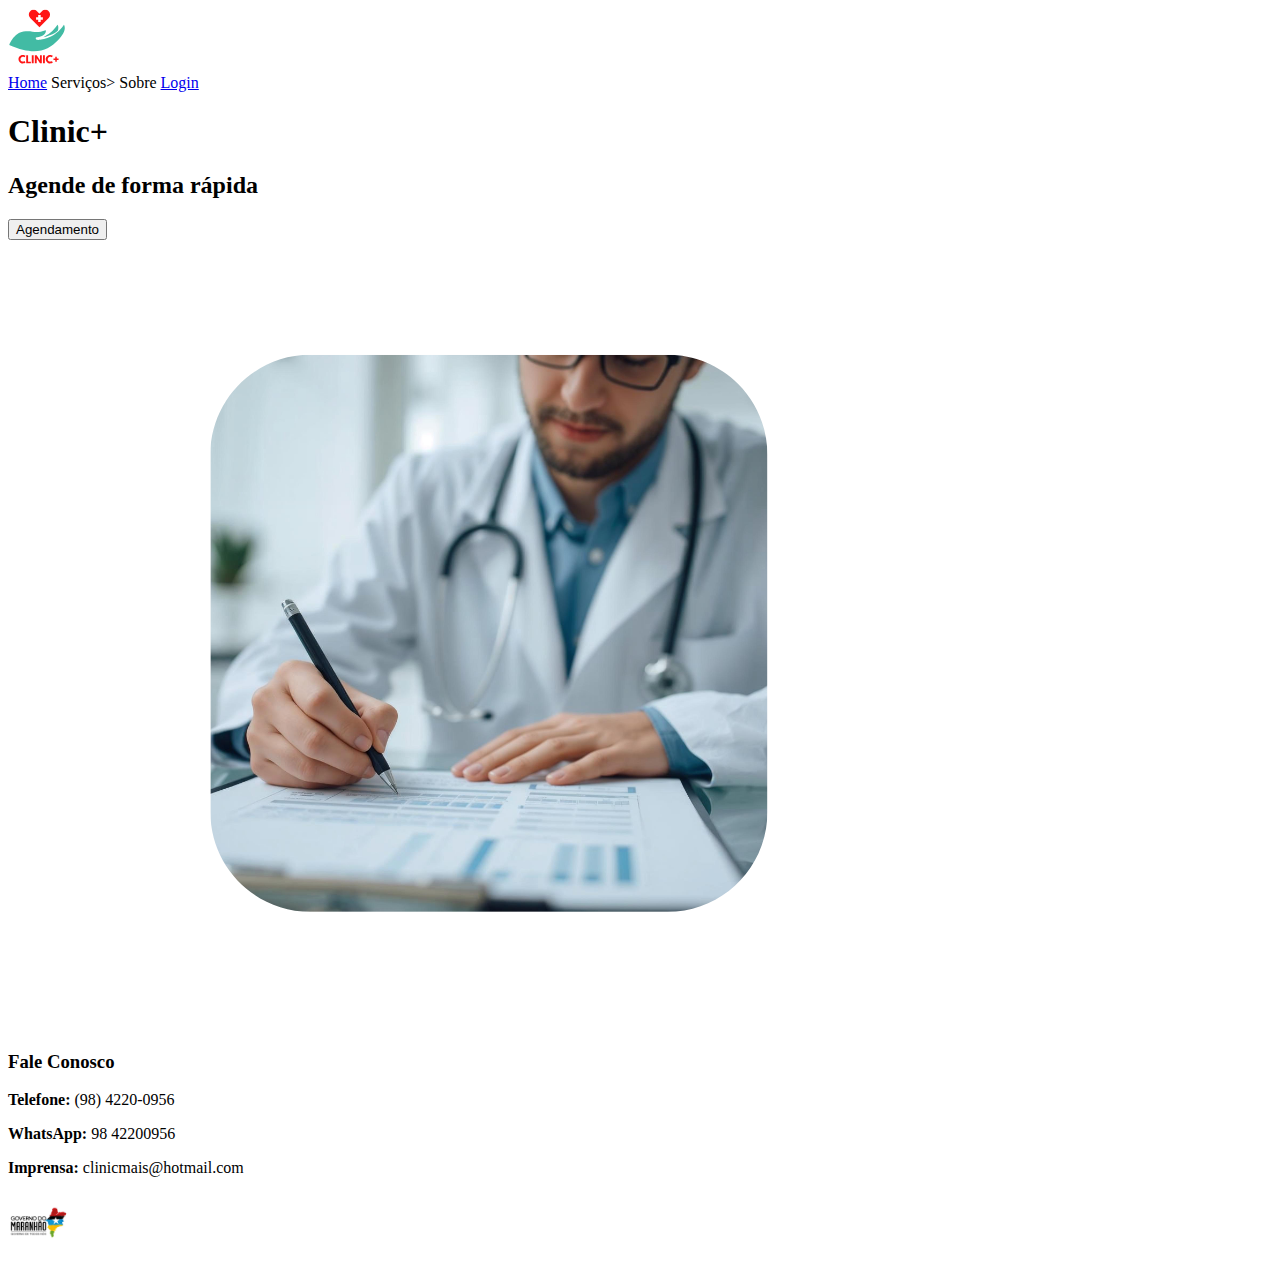
<file: index.html>
<!DOCTYPE html>
<html lang="pt-BR">
<head>
    <meta charset="UTF-8">
    <meta name="viewport" content="width=device-width, initial-scale=1.0">
    <meta name="description" content="Exames e especialidades em São Luís Maranhão">
    <title>Clinic+ - Consulte e agende sua consulta</title>
</head>
<body>
    <header class="cabecalho">
        <img class="cabecalho-imagem" src="imagens/logo2.svg">
        <nav class="cabecalho-menu"></nav>
            <a href="usuario.html" class= "cabecalho-menu-item">Home</a>
            <a class= "cabecalho-menu-item">Serviços></a>
            <a class= "cabecalho-menu-item">Sobre</a>
            <a href="login-funcionarios.html" class= "cabecalho-menu-item">Login</a>
           
        </nav>
    </header>

    <main class="conteudo">
        <section class="conteudo-principal">
            <div class="conteudo-principal-escrito">
                <h1 class="conteudo-principal-escrito-titulo">Clinic+</h1>
                <h2 class="conteudo-principal-escrito-subtitulo">Agende de forma rápida</h2>
                <button class="conteudo-principa-escrito-botao">Agendamento</button>
            </div>
            <img src="imagens/medico..svg">
        </section>

        <section class="conteudo-secundario">
            <h3 class="conteudo-secundario-titulo">Fale Conosco</h3>
            <p class="conteudo-secundario-paragrafo"><strong>Telefone: </strong>(98) 4220-0956</p>
            <p class="conteudo-secundario-paragrafo"><strong>WhatsApp: </strong>98 42200956</p>
            <p class="conteudo-secundario-paragrafo"><strong>Imprensa: </strong>clinicmais@hotmail.com</p>

        </section>

    </main>

    <footer class="rodape"> 
        <img class="rodape-imagem" src="imagens/Gov.svg">
    </footer>
</body>
</html>
</file>
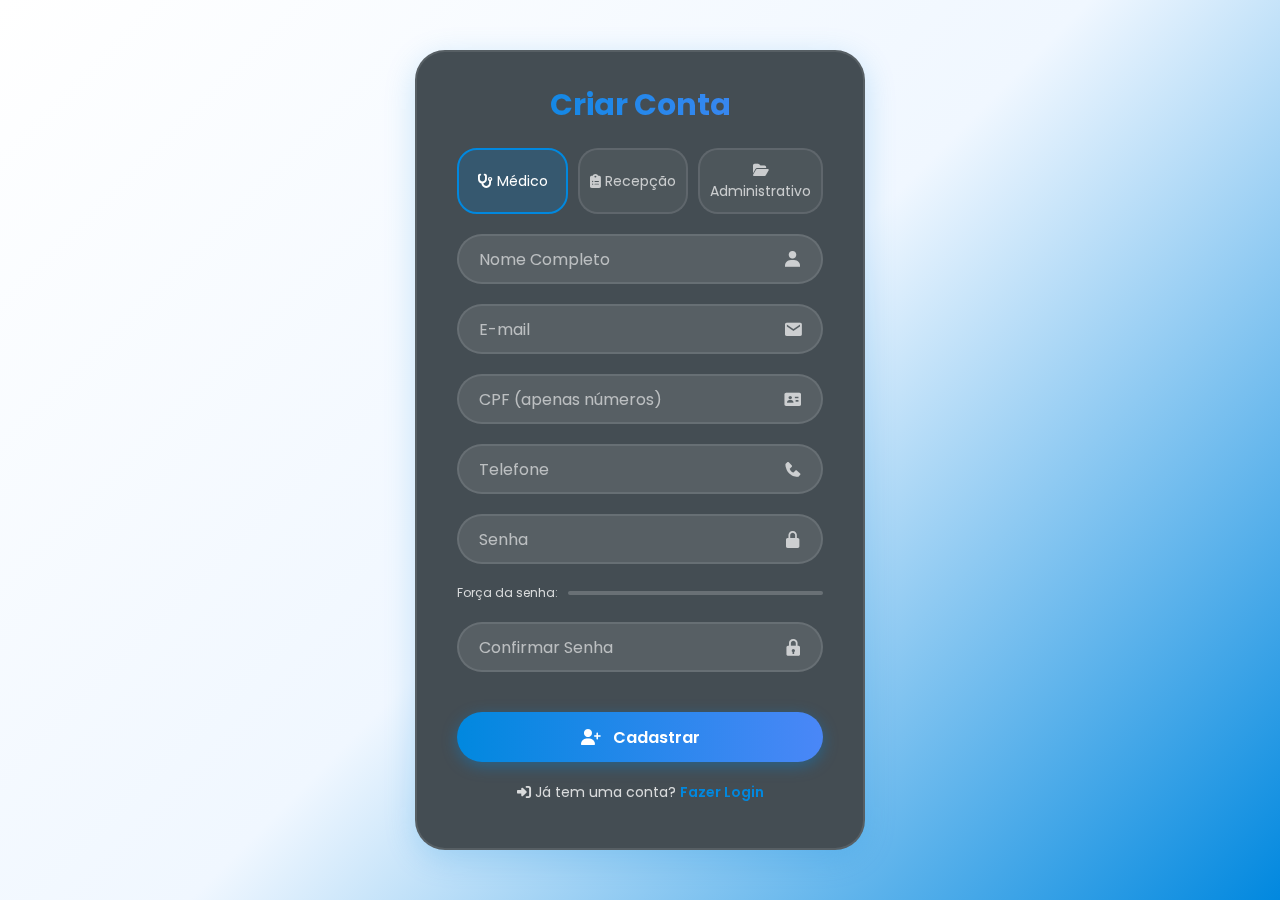
<file: cadastro-funcionarios.html>
<!DOCTYPE html>
<html lang="pt-br">
<head>
    <meta charset="UTF-8">
    <meta name="viewport" content="width=device-width, initial-scale=1.0">
    
    <!-- FONT AWESOME - Ícones profissionais pra saúde -->
    <link rel="stylesheet" href="https://cdnjs.cloudflare.com/ajax/libs/font-awesome/6.4.2/css/all.min.css">
    
    <!-- Boxicons - pros ícones dos inputs -->
    <link href='https://unpkg.com/boxicons@2.1.4/css/boxicons.min.css' rel='stylesheet'>
    
    <!-- CSS DA PÁGINA DE CADASTRO -->
    <link rel="stylesheet" href="css/cadastro.css">
    
    <title>Clínica Bem-Estar - Cadastro</title>
</head>
<body>

    <!-- CONTAINER PRINCIPAL -->
    <!-- Caixa que envolve todo o formulário de cadastro -->
    <main class="container">
        
        <!-- FORMULÁRIO DE CADASTRO -->
        <!-- Por enquanto só HTML - depois a gente conecta com JavaScript -->
        <form id="cadastroForm">
            
            <!-- TÍTULO -->
            <h1>Criar Conta</h1>
            <!-- End TÍTULO -->

            <!-- SELEÇÃO DE MODO -->
            <!-- Botões pra escolher o tipo de usuário (igual ao login) -->
            <div class="modo-selecao">
                
                <!-- BOTÃO MÉDICO -->
                <button type="button" class="modo-btn ativo" data-modo="medico">
                    <i class="fas fa-stethoscope"></i> Médico
                </button>
                <!-- End BOTÃO MÉDICO -->

                <!-- BOTÃO RECEPÇÃO -->
                <button type="button" class="modo-btn" data-modo="recepcao">
                    <i class="fas fa-clipboard-list"></i> Recepção
                </button>
                <!-- End BOTÃO RECEPÇÃO -->

                <!-- BOTÃO ADMINISTRATIVO -->
                <button type="button" class="modo-btn" data-modo="admin">
                    <i class="fas fa-folder-open"></i> Administrativo
                </button>
                <!-- End BOTÃO ADMINISTRATIVO -->
                
            </div>
            <!-- End SELEÇÃO DE MODO -->

            <!-- CAMPO NOME COMPLETO -->
            <!-- Nome do usuário - campo obrigatório -->
            <div class="input-box">
                <input placeholder="Nome Completo" type="text" name="nome" id="nome" required>
                <i class="bx bxs-user"></i> <!-- Ícone de usuário -->
            </div>
            <!-- End CAMPO NOME COMPLETO -->

            <!-- CAMPO EMAIL -->
            <!-- Email do usuário - validação de email -->
            <div class="input-box">
                <input placeholder="E-mail" type="email" name="email" id="email" required>
                <i class="bx bxs-envelope"></i> <!-- Ícone de envelope -->
            </div>
            <!-- End CAMPO EMAIL -->

            <!-- CAMPO CPF -->
            <!-- CPF do usuário - só números -->
            <div class="input-box">
                <input placeholder="CPF (apenas números)" type="text" name="cpf" id="cpf" maxlength="11" required>
                <i class="bx bxs-id-card"></i> <!-- Ícone de documento -->
            </div>
            <!-- End CAMPO CPF -->

            <!-- CAMPO TELEFONE -->
            <!-- Telefone pra contato -->
            <div class="input-box">
                <input placeholder="Telefone" type="tel" name="telefone" id="telefone" required>
                <i class="bx bxs-phone"></i> <!-- Ícone de telefone -->
            </div>
            <!-- End CAMPO TELEFONE -->

            <!-- CAMPO SENHA -->
            <!-- Senha com medidor de força -->
            <div class="input-box">
                <input placeholder="Senha" type="password" name="password" id="password" required>
                <i class="bx bxs-lock-alt"></i> <!-- Ícone de cadeado -->
            </div>
            <!-- End CAMPO SENHA -->

            <!-- MEDIDOR DE FORÇA DA SENHA -->
            <!-- Barra que mostra se a senha é fraca/média/forte -->
            <div class="password-strength" id="passwordStrength">
                <span>Força da senha:</span>
                <div class="strength-bar">
                    <div class="strength-fill" id="strengthFill"></div>
                </div>
            </div>
            <!-- End MEDIDOR DE FORÇA DA SENHA -->

            <!-- CAMPO CONFIRMAR SENHA -->
            <!-- Pra garantir que o usuário digitou a senha certa -->
            <div class="input-box">
                <input placeholder="Confirmar Senha" type="password" name="confirm_password" id="confirm_password" required>
                <i class="bx bxs-lock"></i> <!-- Ícone de cadeado (outro estilo) -->
            </div>
            <!-- End CAMPO CONFIRMAR SENHA -->

            <!-- BOTÃO DE CADASTRO -->
            <button class="login" type="submit">
                <i class="fas fa-user-plus" style="margin-right: 8px;"></i> Cadastrar
            </button>
            <!-- End BOTÃO DE CADASTRO -->
            
            <!-- MENSAGEM DE SUCESSO -->
            <!-- Aparece quando o cadastro deu certo -->
            <div class="success-message" id="successMessage">
                <i class="fas fa-check-circle"></i> Cadastro realizado com sucesso! Redirecionando...
            </div>
            <!-- End MENSAGEM DE SUCESSO -->

            <!-- MENSAGEM DE ERRO -->
            <!-- Aparece quando algo deu errado -->
            <div class="error-message" id="errorMessage">
                <i class="fas fa-exclamation-triangle"></i>
            </div>
            <!-- End MENSAGEM DE ERRO -->

            <!-- LINK VOLTAR AO LOGIN -->
            <!-- Pra quem já tem conta -->
            <div class="register-Link">
                <p><i class="fas fa-sign-in-alt"></i> Já tem uma conta? <a href="login.html">Fazer Login</a></p> 
            </div>
            <!-- End LINK VOLTAR AO LOGIN -->

        </form>
        <!-- End FORMULÁRIO DE CADASTRO -->

    </main>
    <!-- End CONTAINER PRINCIPAL -->

    <!-- LOADING SPINNER -->
    <!-- Aparece enquanto processa o cadastro -->
    <div class="loading-spinner" id="loadingSpinner">
        <div class="spinner"></div>
        <p><i class="fas fa-hospital"></i> Processando cadastro...</p>
    </div>
    <!-- End LOADING SPINNER -->

<!-- <script src="js/cadastro.js"></script> -->

</body>
</html>
</file>
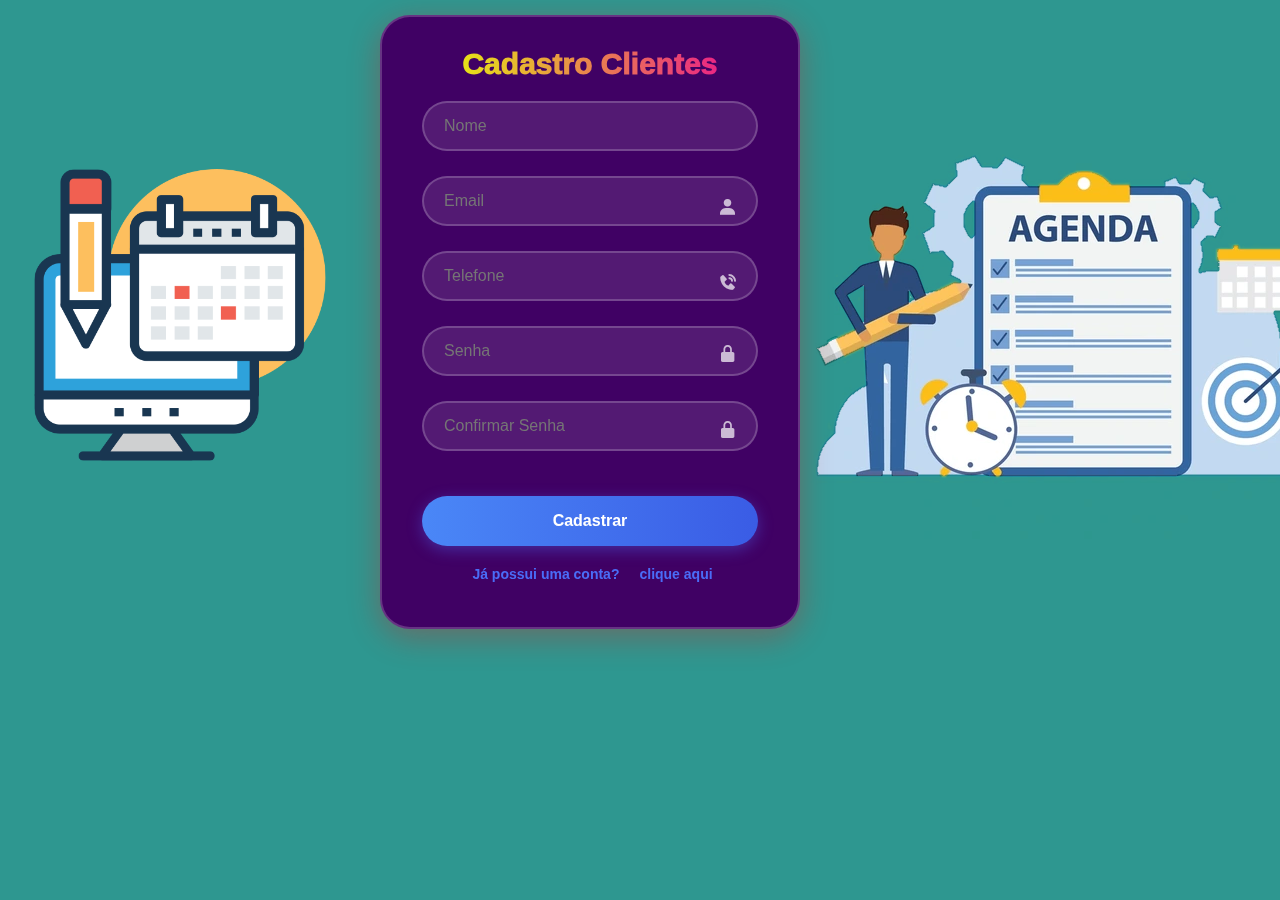
<file: cadastro.html>
<!DOCTYPE html>
<html lang="pt-br">
<head>
    <meta charset="UTF-8">
    <meta http-equiv="X-UA-Compatible" content="IE=edge">
    <meta name="viewport" content="width=device-width, initial-scale=1.0">
    <link href = "https://unpkg.com/boxicons@2.1.4/css/boxicons.min.css" rel = "stylesheet">
    <link rel="stylesheet" href="css/styles-cadastro-cliente.css">
    <title>Clinica Bem Estar | Cadastro</title>
</head>
<body>
    <img src="imagens/Logo agendamento.png" alt="logodaimagem" id="logo">
    <img src="imagens/1 Sem Título_20260305013957.png" alt="plano-de-fundo" id="plano-de-fundo">
    <form class = "formulario">
        <h1>Cadastro Clientes</h1>
        <div class = "botões-de-preenchimento">
        <input placeholder="Nome" type="text" id = "campo_de_nome">
        <input placeholder="Email" type = "email" id = "campo_de_usuario">
        <i class = "bx bxs-user" id = "icone-de-usuario"></i><br>
        <input placeholder ="Telefone" type = "number" id = "campo_de_telefone">
        <i class="bx bxs-phone-call" id="icone-de-telefone"></i>
        <input placeholder="Senha" type = "password" id = "campo_de_senha">
        <i class = "bx bxs-lock-alt" id = "icone-de-cadeado"></i>
        <input placeholder="Confirmar Senha" type="password" id="campo_de_confirma_senha">
        <i class = "bx bxs-lock-alt" id = "icone-de-cadeado2"></i>
        </div>
        <button type = "submit">Cadastrar</button>
       <p><i class = "fas fa-user-plus" style = "margin-right: 5px;"></i>Já possui uma conta?<a href = "*">clique aqui</a></p>
    </form>
    <p class="time-carregamento"><i class="fas fa-hospital" style="margin-right: 8px;"></i> Verificando credenciais...</p>
</body>
</html>
</file>
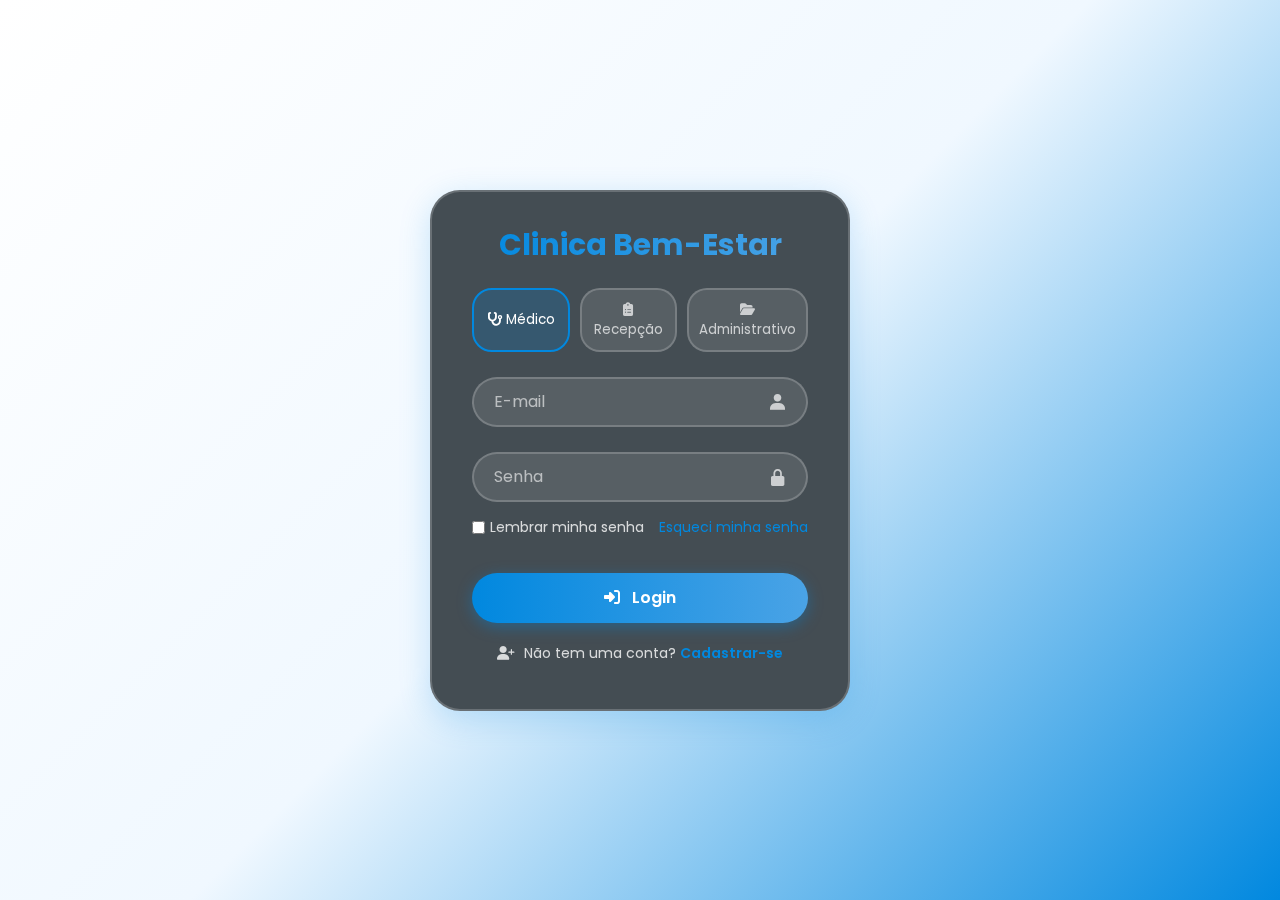
<file: login-funcionarios.html>
<!DOCTYPE html>
<html lang="pt-br">
<head>
    <meta charset="UTF-8">
    <meta name="viewport" content="width=device-width, initial-scale=1.0">
    
    <!-- FONT AWESOME - Ícones profissionais pra saúde -->
    <link rel="stylesheet" href="https://cdnjs.cloudflare.com/ajax/libs/font-awesome/6.4.2/css/all.min.css">
    
    <!-- Boxicons (mantive pra não quebrar outros ícones que você possa usar) -->
    <link href='https://unpkg.com/boxicons@2.1.4/css/boxicons.min.css' rel='stylesheet'>
    
    <link rel="stylesheet" href="css/login.css">
    <title>Clinica Bem-Estar - Login</title>
</head>
<body>

    <!-- CONTAINER PRINCIPAL -->
    <main class="container">
        
        <!-- FORMULÁRIO DE LOGIN -->
        <form id="loginForm">
            
            <!-- TÍTULO -->
            <h1>Clinica Bem-Estar</h1>
            <!-- End TÍTULO -->

            <!-- SELEÇÃO DE MODO -->
            <!-- Botões com ícones específicos pra cada função do hospital -->
            <div class="modo-selecao">
                
                <!-- BOTÃO MÉDICO -->
                <!-- Ícone de estetoscópio - super reconhecível pra médico -->
                <button type="button" class="modo-btn ativo" data-modo="medico">
                    <i class="fas fa-stethoscope"></i> Médico
                </button>
                <!-- End BOTÃO MÉDICO -->

                <!-- BOTÃO RECEPÇÃO -->
                <!-- Ícone de prancheta/clipboard - remete a atendimento/recepção -->
                <button type="button" class="modo-btn" data-modo="recepcao">
                    <i class="fas fa-clipboard-list"></i> Recepção
                </button>
                <!-- End BOTÃO RECEPÇÃO -->

                <!-- BOTÃO ADMINISTRATIVO -->
                <!-- Ícone de pasta/arquivo - passa a ideia de administrativo/documentos -->
                <button type="button" class="modo-btn" data-modo="admin">
                    <i class="fas fa-folder-open"></i> Administrativo
                </button>
                <!-- End BOTÃO ADMINISTRATIVO -->
                
                
            </div>
            <!-- End SELEÇÃO DE MODO -->

            <!-- CAMPO DE EMAIL -->
            <div class="input-box">
                <input placeholder="E-mail" type="email" name="email" id="email" required>
                <!-- Mantive o Boxicons aqui porque ele já tem ícones bonitos pra input -->
                <i class="bx bxs-user"></i>
            </div>
            <!-- End CAMPO DE EMAIL -->

            <!-- CAMPO DE SENHA -->
            <div class="input-box">
                <input placeholder="Senha" type="password" name="password" id="password" required>
                <i class="bx bxs-lock-alt"></i>
            </div>
            <!-- End CAMPO DE SENHA -->

            <!-- OPÇÕES LEMBRAR/ESQUECI -->
            <div class="remember">
                <label> 
                    <input type="checkbox" id="remember">
                    Lembrar minha senha
                </label>
                <a href="esqueci-minha-senha.html" class="esqueci-minha-senha" id="forgotPassword">Esqueci minha senha</a>
            </div>
            <!-- End OPÇÕES LEMBRAR/ESQUECI -->

            <!-- BOTÃO DE LOGIN -->
            <button class="login" type="submit">
                <i class="fas fa-sign-in-alt" style="margin-right: 8px;"></i> Login
            </button>
            <!-- End BOTÃO DE LOGIN -->
            
            <!-- MENSAGEM DE SUCESSO -->
            <div class="success-message" id="successMessage">
                <i class="fas fa-check-circle" style="margin-right: 5px;"></i> Login realizado com sucesso! Redirecionando...
            </div>
            <!-- End MENSAGEM DE SUCESSO -->

            <!-- MENSAGEM DE ERRO -->
            <div class="error-message" id="errorMessage">
                <i class="fas fa-exclamation-triangle" style="margin-right: 5px;"></i>
            </div>
            <!-- End MENSAGEM DE ERRO -->

            <!-- LINK DE CADASTRO -->
            <div class="register-Link">
                <p><i class="fas fa-user-plus" style="margin-right: 5px;"></i> Não tem uma conta? <a href="cadastro-funcionarios.html" id="registerLink">Cadastrar-se</a></p> 
            </div>
            <!-- End LINK DE CADASTRO -->

        </form>
        <!-- End FORMULÁRIO DE LOGIN -->

    </main>
    <!-- End CONTAINER PRINCIPAL -->

    <!-- LOADING SPINNER -->
    <div class="loading-spinner" id="loadingSpinner">
        <div class="spinner"></div>
        <p><i class="fas fa-hospital" style="margin-right: 8px;"></i> Verificando credenciais...</p>
    </div>
    <!-- End LOADING SPINNER -->

</body>
</html>
</file>
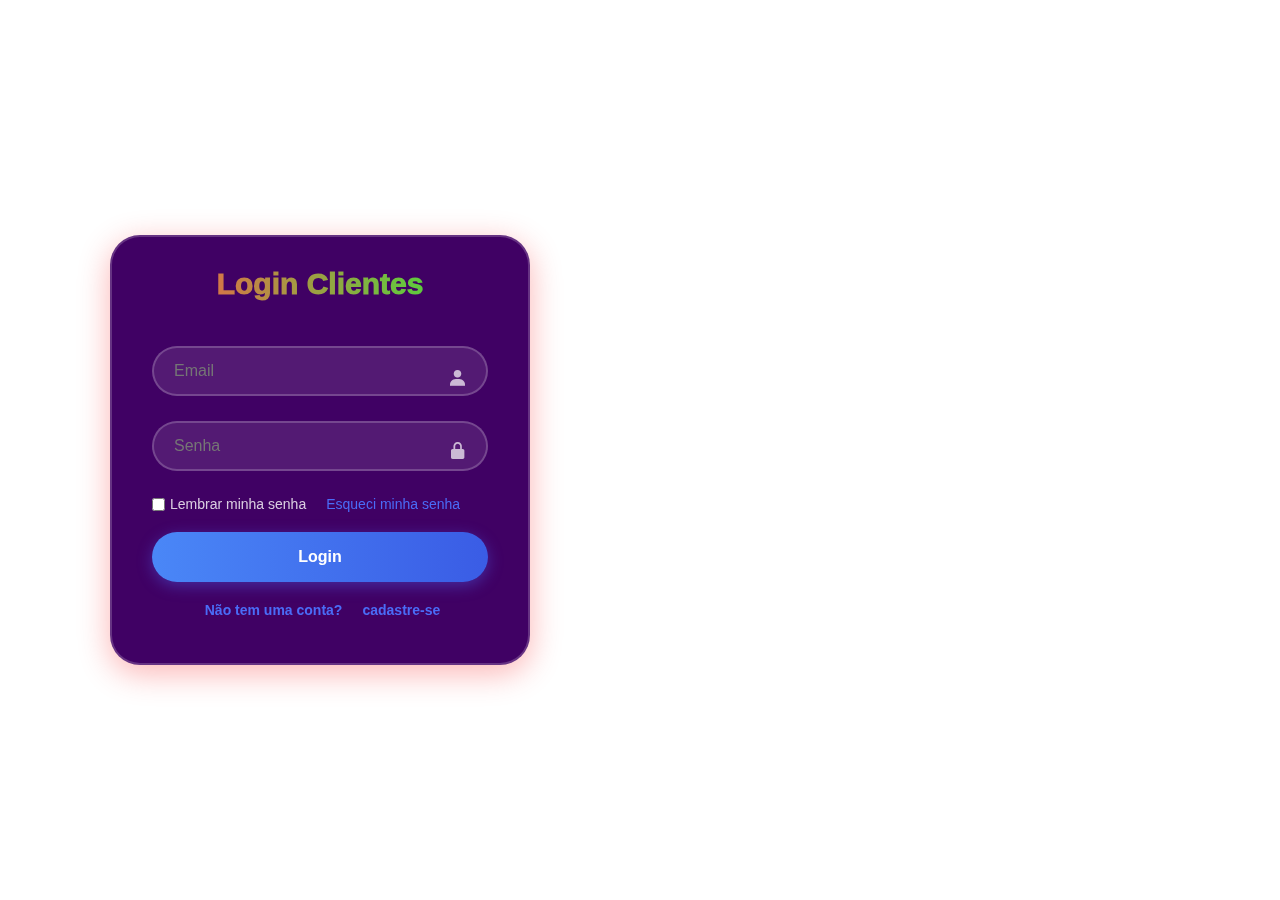
<file: login-pacientes.html>
<!DOCTYPE html>
<html lang="pt-br">
<head>
    <meta charset="UTF-8">
    <meta http-equiv="X-UA-Compatible" content="IE=edge">
    <meta name="viewport" content="width=device-width, initial-scale=1.0">
    <link href = "https://unpkg.com/boxicons@2.1.4/css/boxicons.min.css" rel = "stylesheet">
    <link rel="stylesheet" href="css/login-pacientes.css">
    <title>Clinica Bem Estar | Login</title>
</head>
<body>
    <form class = "formulario">
        <h1>Login Clientes</h1>
        <div class = "botões-de-preenchimento">
        <input placeholder="Email" type = "email" id = "campo_de_usuario">
        <i class = "bx bxs-user" id = "icone-de-usuario"></i><br>
        <input placeholder="Senha" type = "password" id = "campo_de_senha">
        <i class = "bx bxs-lock-alt" id = "icone-de-cadeado"></i>
        </div>
        <div class="lembrar-e-esqueci">
        <label>
            <br>
        <input type = "checkbox" class = "lembra-esqueci">
        Lembrar minha senha<br>
        <a href="*" class = "lembra-esqueci">Esqueci minha senha</a>
    </label>
    </div>
        <button type = "submit">Login</button>
       <p><i class = "fas fa-user-plus" style = "margin-right: 5px;"></i>Não tem uma conta?<a href = "*">cadastre-se</a></p>
    </form>
    <p class="time-carregamento"><i class="fas fa-hospital" style="margin-right: 8px;"></i> Verificando credenciais...</p>
</body>
</html>
</file>
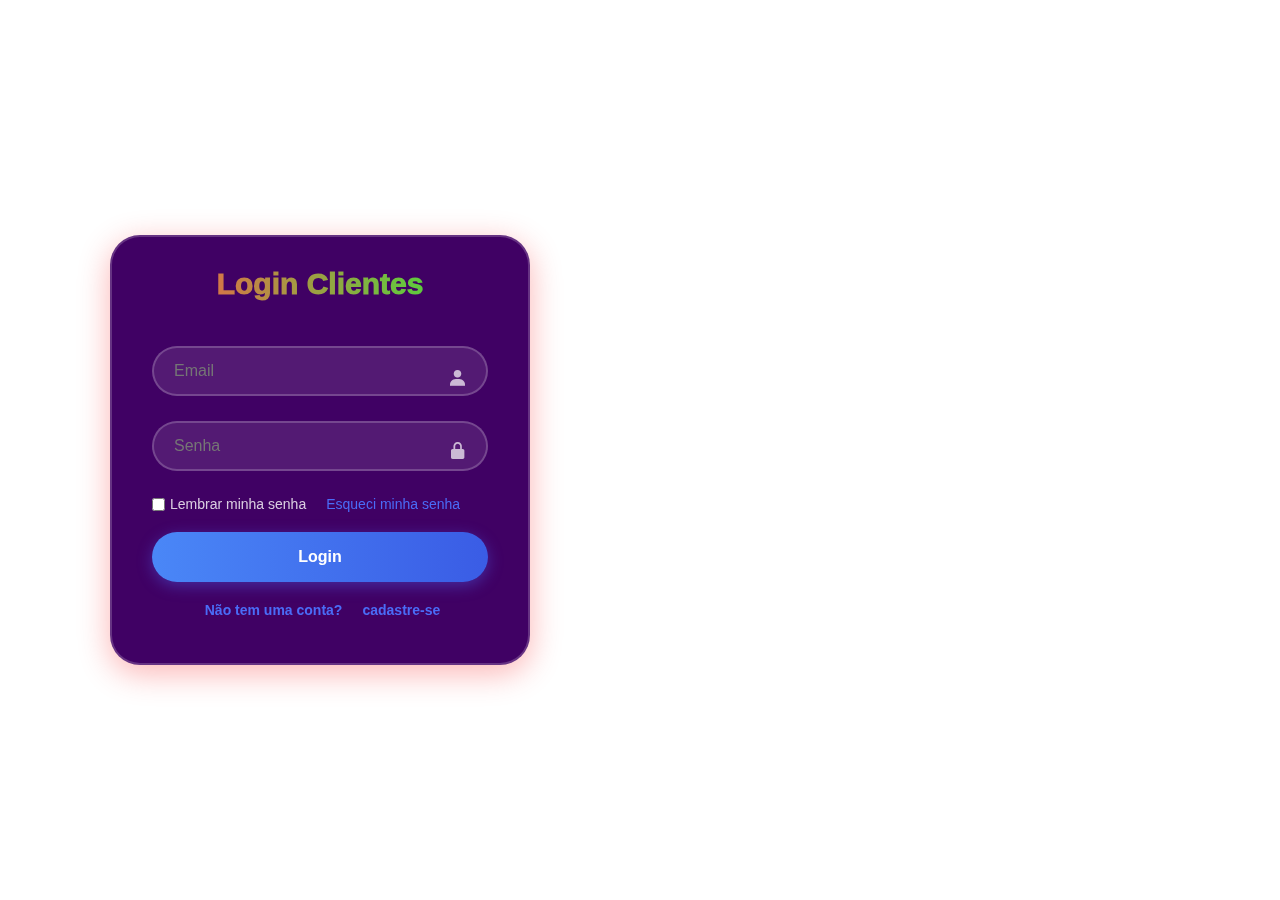
<file: login.html>
<!DOCTYPE html>
<html lang="pt-br">
<head>
    <meta charset="UTF-8">
    <meta http-equiv="X-UA-Compatible" content="IE=edge">
    <meta name="viewport" content="width=device-width, initial-scale=1.0">
    <link href = "https://unpkg.com/boxicons@2.1.4/css/boxicons.min.css" rel = "stylesheet">
    <link rel="stylesheet" href="css/styles-eglezio.css">
    <title>Clinica Bem Estar | Login</title>
</head>
<body>
    <form class = "formulario">
        <h1>Login Clientes</h1>
        <div class = "botões-de-preenchimento">
        <input placeholder="Email" type = "email" id = "campo_de_usuario">
        <i class = "bx bxs-user" id = "icone-de-usuario"></i><br>
        <input placeholder="Senha" type = "password" id = "campo_de_senha">
        <i class = "bx bxs-lock-alt" id = "icone-de-cadeado"></i>
        </div>
        <div class="lembrar-e-esqueci">
        <label>
            <br>
        <input type = "checkbox" class = "lembra-esqueci">
        Lembrar minha senha<br>
        <a href="*" class = "lembra-esqueci">Esqueci minha senha</a>
    </label>
    </div>
        <button type = "submit">Login</button>
       <p><i class = "fas fa-user-plus" style = "margin-right: 5px;"></i>Não tem uma conta?<a href = "cadastro.html">cadastre-se</a></p>
    </form>
    <p class="time-carregamento"><i class="fas fa-hospital" style="margin-right: 8px;"></i> Verificando credenciais...</p>
</body>
</html>
</file>
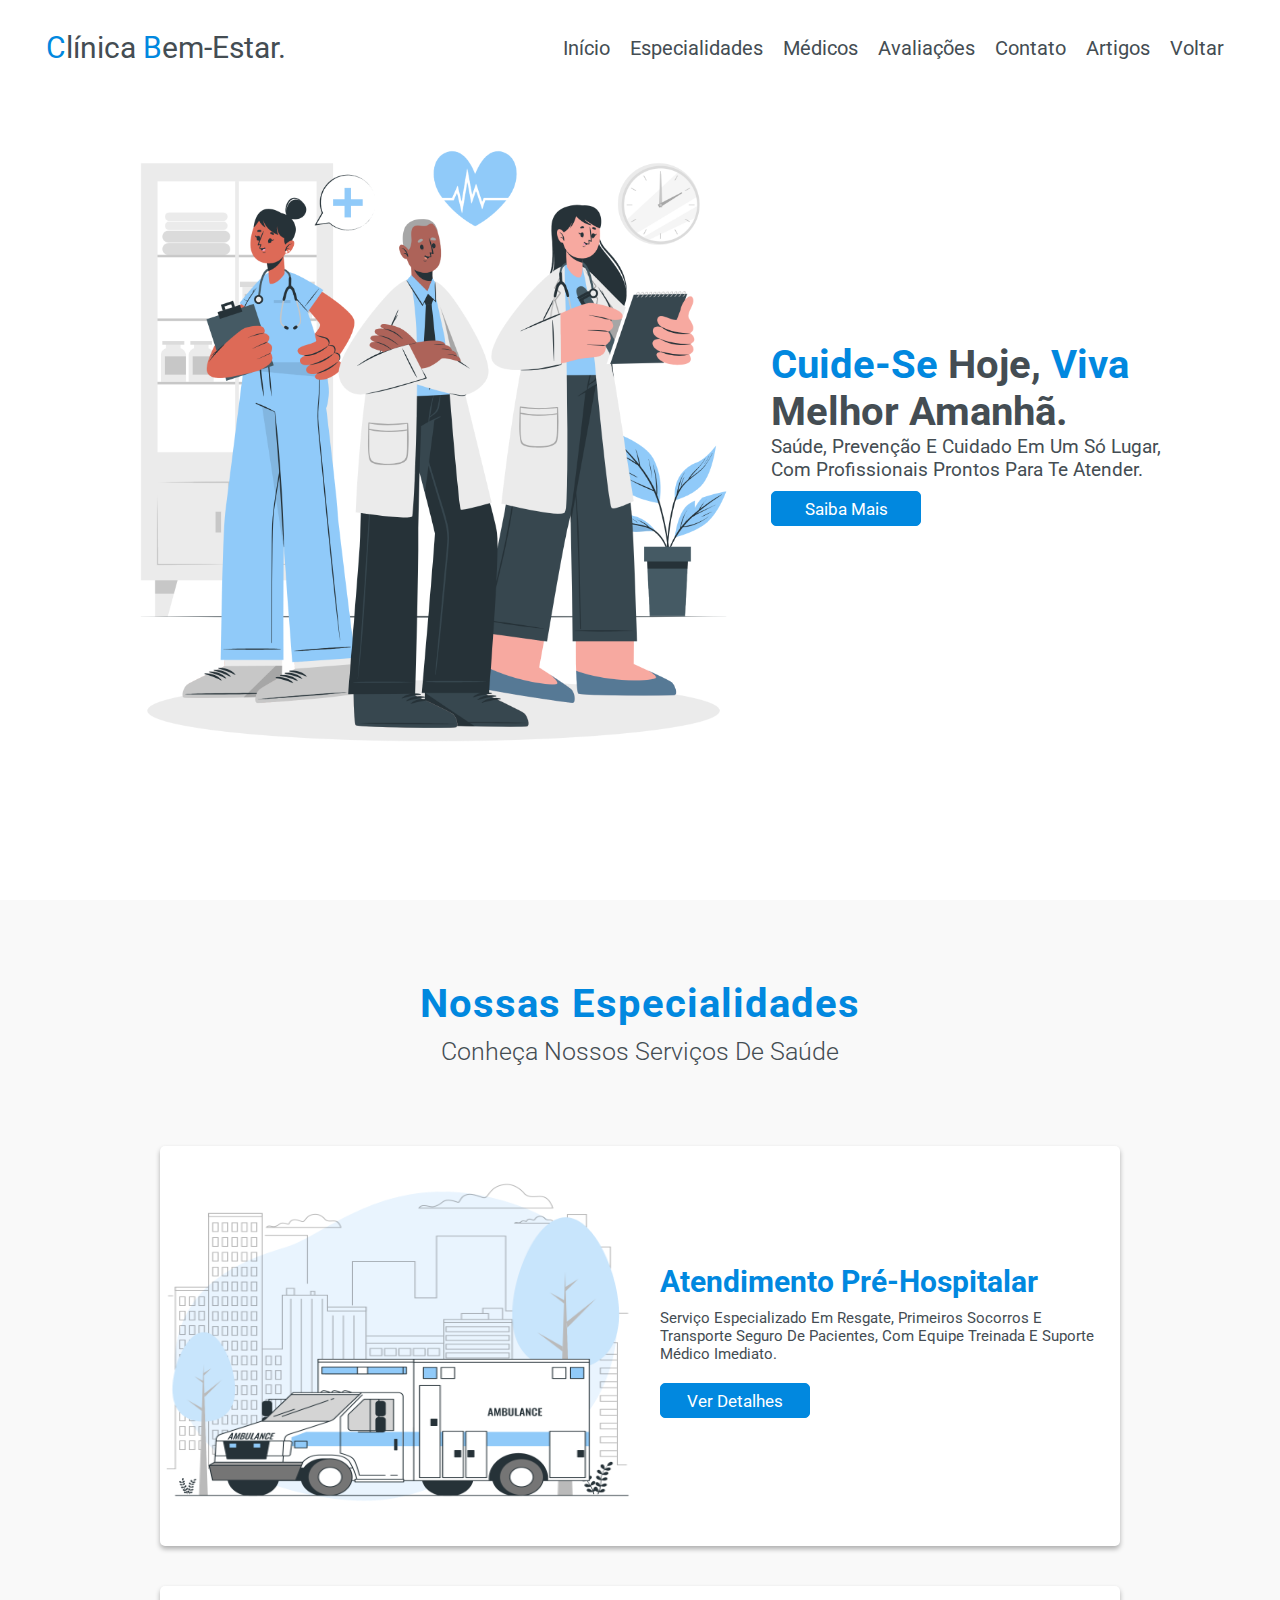
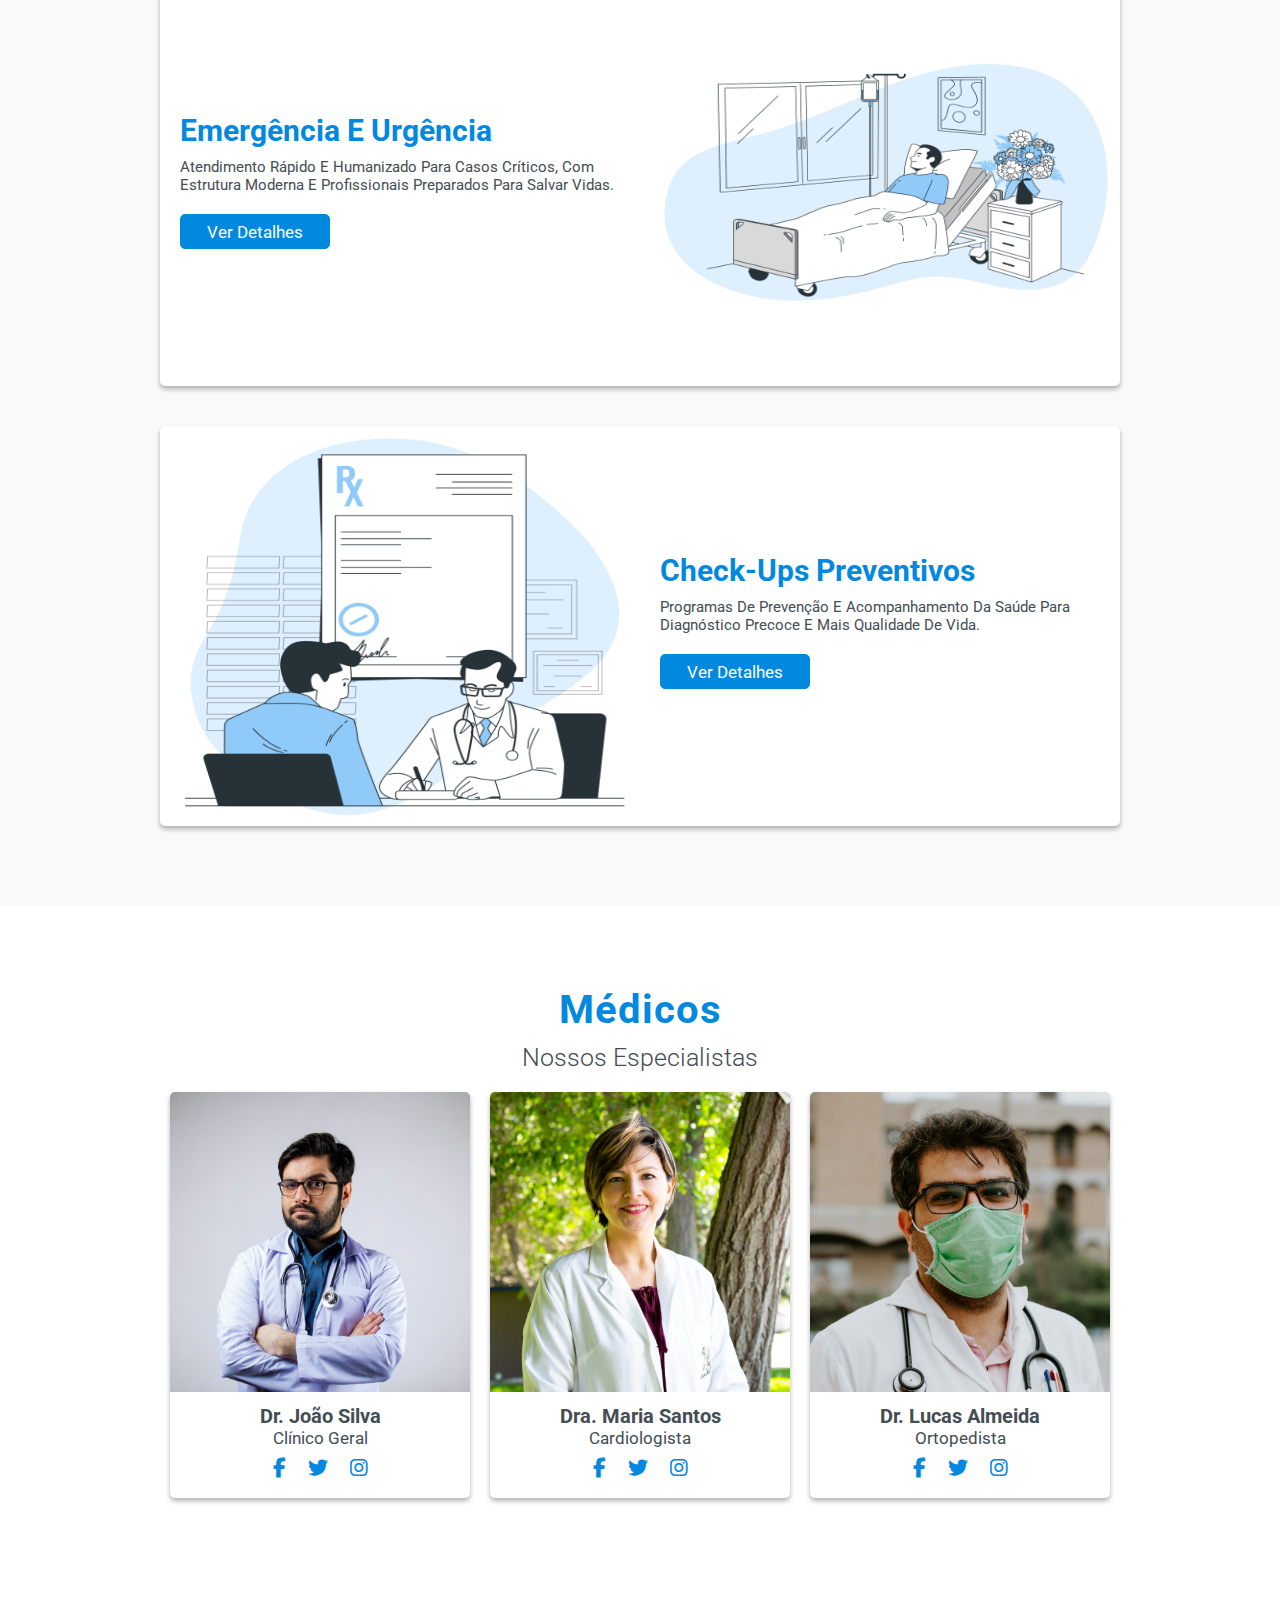
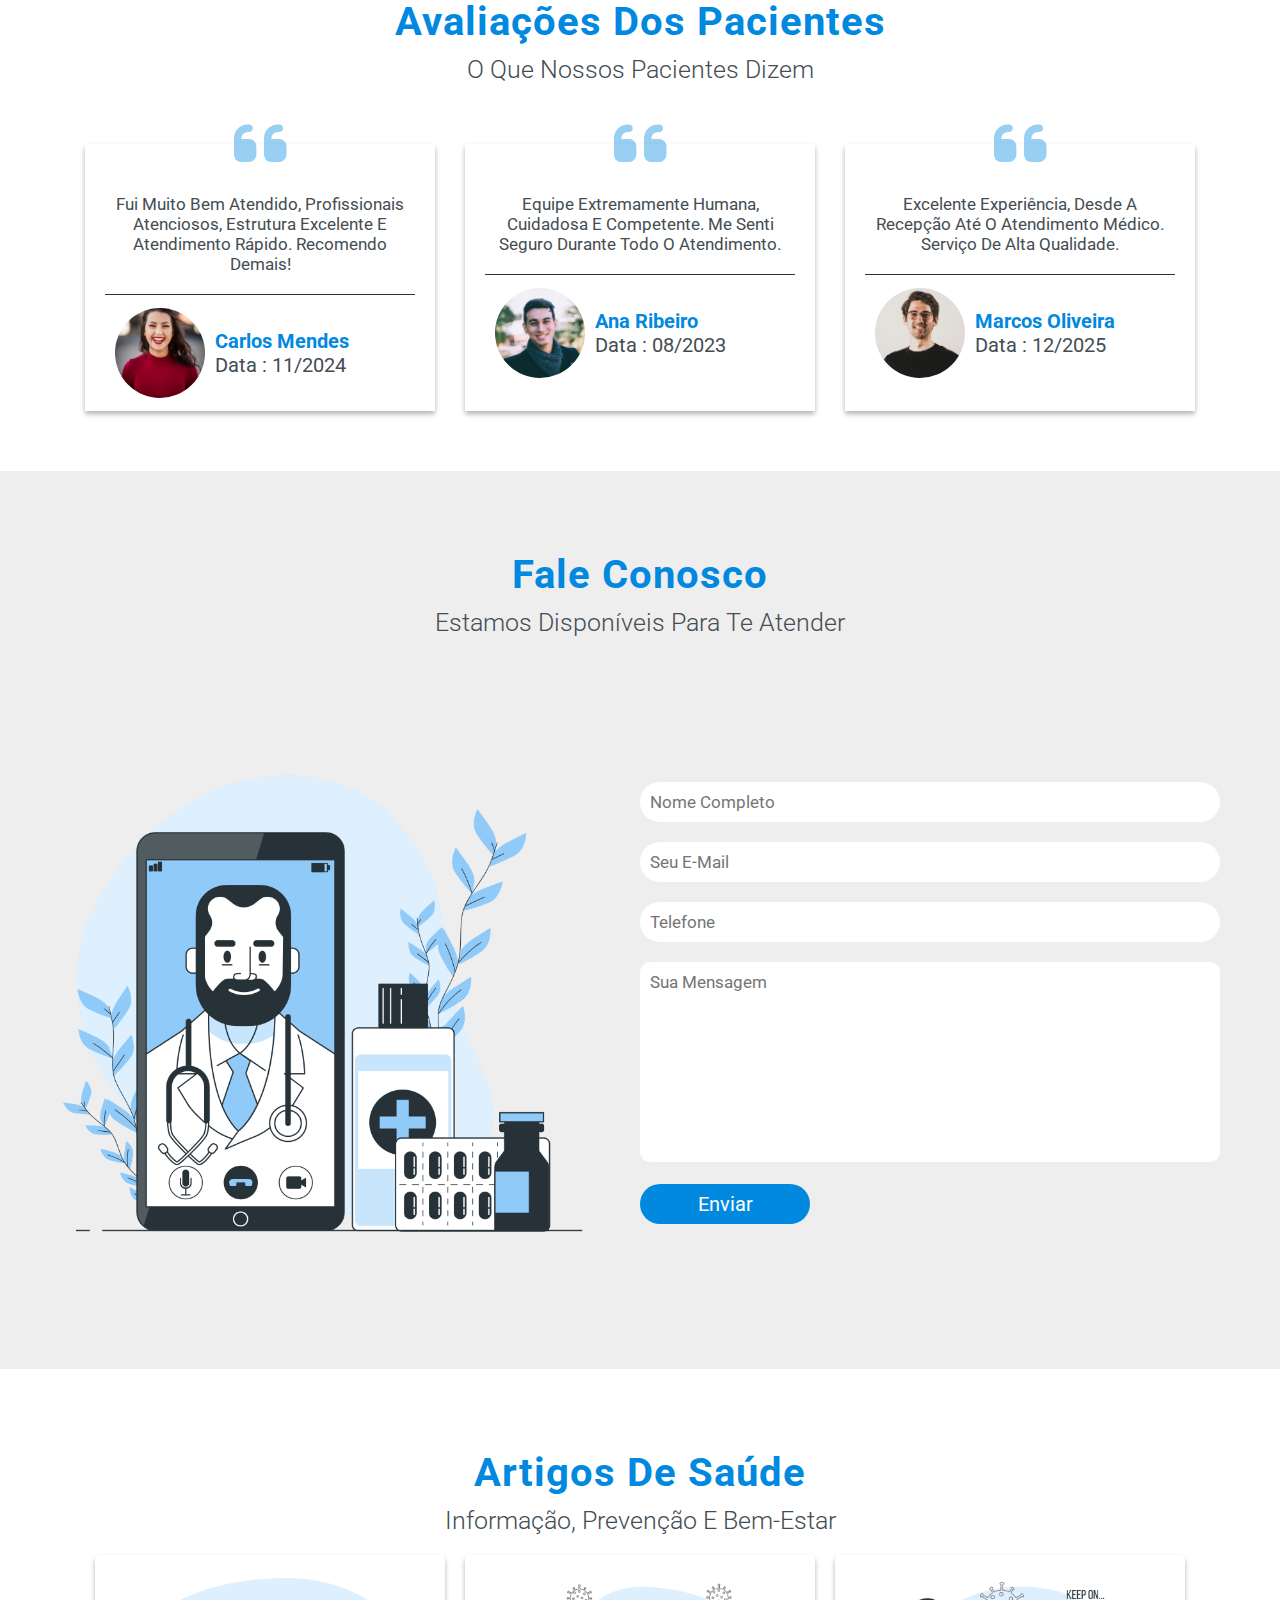
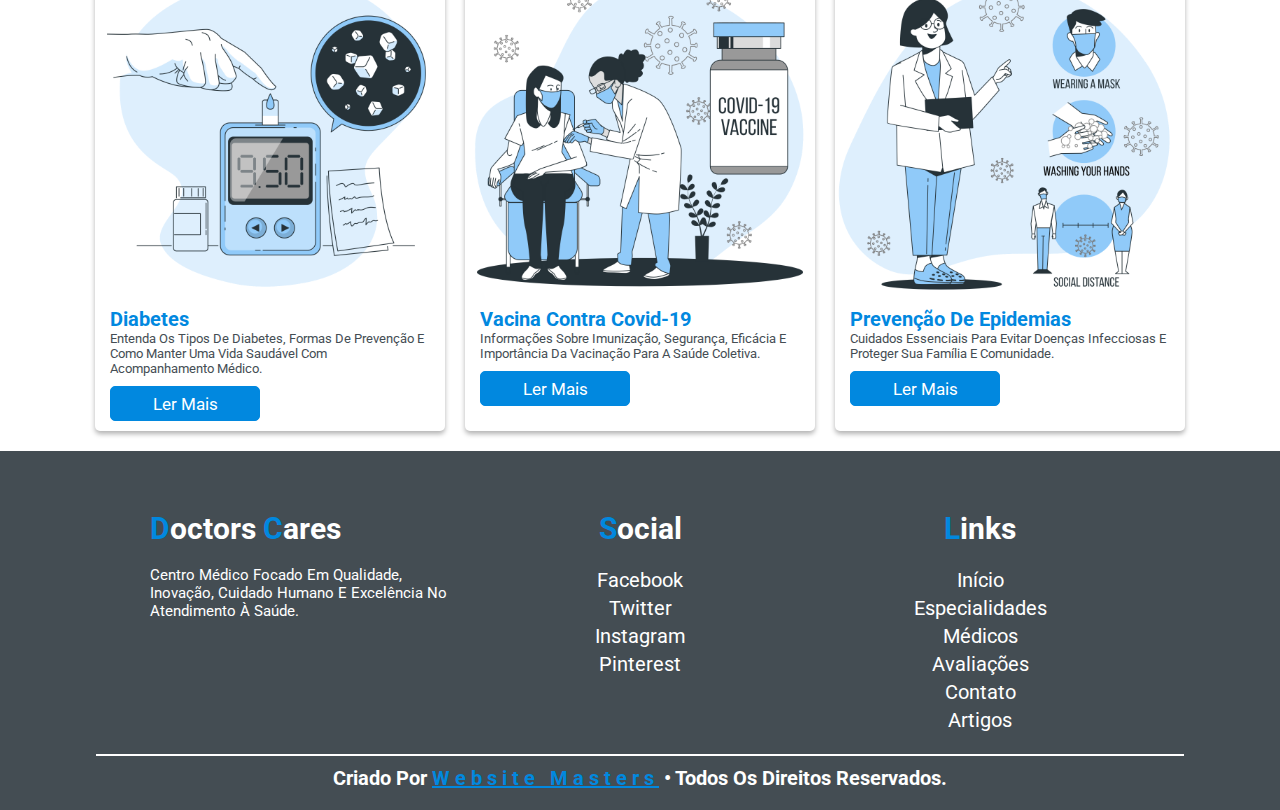
<file: usuario.html>
<!DOCTYPE html>
<html lang="pt-br">

<head>
    <meta charset="UTF-8">
    <meta name="viewport" content="width=device-width, initial-scale=1.0">
    <title>Complete Responsive Hospital Website Design Tutorial</title>

    <!-- font awesome cdn link  -->
    <link rel="stylesheet" href="https://cdnjs.cloudflare.com/ajax/libs/font-awesome/6.5.2/css/all.min.css">

    <!-- custom css file link  -->
    <link rel="stylesheet" href="css/usuario.css">
    
</head>

<body>


    <!-- header navbar section start  -->

    <header>

        <!-- logo name  -->
        <a href="#" class="logo"><span>C</span>línica <span>B</span>em-Estar.</a>

        <!-- navbar link  -->
        <nav class="navbar">
            <ul>
                <li><a href="#home">início</a></li>
                <li><a href="#about">especialidades</a></li>
                <li><a href="#doctor">médicos</a></li>
                <li><a href="#review">avaliações</a></li>
                <li><a href="#contact">contato</a></li>
                <li><a href="#blog">artigos</a></li>
                <li><a href="index.html">voltar</a></li>
            </ul>
        </nav>

        <div class="fas fa-bars"></div>
    </header>
    <!-- header navbar section end  -->

    <!-- home section start  -->

    <section id="home" class="home">

        <div class="row">

            <!-- home images  -->
            <div class="images">
                <img src="imagens/home.png" alt="">
            </div>

            <!-- home heading  -->
            <div class="content">
                <h1><span>Cuide-se</span> Hoje, <span>Viva</span> Melhor Amanhã.</h1>
                <p>Saúde, prevenção e cuidado em um só lugar, com profissionais prontos para te atender.</p>
                <a href="#"><button class="button">saiba mais</button></a>
            </div>
        </div>
    </section>
    <!-- home section end  -->

    <!-- about section start  -->

    <section id="about" class="about">

        <h1 class="heading">nossas especialidades</h1>
        <h3 class="title">conheça nossos serviços de saúde</h3>

        <div class="box-container">

            <!-- start here  -->
            <div class="box">
                <!-- about images  -->
                <div class="images">
                    <img src="imagens/about-1.png" alt="">
                </div>
                
                <!-- about heading & text  -->
                <div class="content">
                    <h3>Atendimento Pré-Hospitalar</h3>
                    <p>Serviço especializado em resgate, primeiros socorros e transporte seguro de pacientes, com equipe treinada e suporte médico imediato.</p>
                 <a href="#"><button class="button">ver detalhes</button></a>   
                </div>
            </div>
            <!-- end here  -->

            
            <!-- start here  -->
            <div class="box">
                <!-- about images  -->
                <div class="images">
                    <img src="imagens/about-2.png" alt="">
                </div>
                
                <!-- about heading & text  -->
                <div class="content">
                    <h3>Emergência e Urgência</h3>
                    <p>Atendimento rápido e humanizado para casos críticos, com estrutura moderna e profissionais preparados para salvar vidas.</p>
                 <a href="#"><button class="button">ver detalhes</button></a>   
                </div>
            </div>
            <!-- end here  -->

            
            <!-- start here  -->
            <div class="box">
                <!-- about images  -->
                <div class="images">
                    <img src="imagens/about-3.png" alt="">
                </div>
                
                <!-- about heading & text  -->
                <div class="content">
                    <h3>Check-ups Preventivos</h3>
                    <p>Programas de prevenção e acompanhamento da saúde para diagnóstico precoce e mais qualidade de vida.</p>
                 <a href="#"><button class="button">ver detalhes</button></a>   
                </div>
            </div>
            <!-- end here  -->
           </div>
    </section>

    <!-- about section end  -->
    
    <!-- card section start  -->

    <section id="doctor" class="card">

        <div class="container">

            <h1 class="heading">médicos</h1>
            <h3 class="title">nossos especialistas</h3>

            <div class="box-container">

                <!-- start here  -->
                <div class="box">
                    <img src="imagens/doctor-1.jpg" alt="">                
                    
                    <div class="content">
                        <a href="#">
                            <h2>Dr. João Silva</h2>
                        </a>
                        <p>clínico geral</p>

                        <!-- card icons  -->
                        <div class="icons">
                            <a href="#" class="fab fa-facebook-f"></a>
                            <a href="#" class="fab fa-twitter"></a>
                            <a href="#" class="fab fa-instagram"></a>
                        </div>
                    </div>
                </div>
                <!-- end here  -->

                 <!-- start here  -->
                 <div class="box">
                    <img src="imagens/doctor-2.jpg" alt="">                
                    
                    <div class="content">
                        <a href="#">
                            <h2>Dra. Maria Santos</h2>
                        </a>
                        <p>cardiologista</p>

                        <!-- card icons  -->
                        <div class="icons">
                            <a href="#" class="fab fa-facebook-f"></a>
                            <a href="#" class="fab fa-twitter"></a>
                            <a href="#" class="fab fa-instagram"></a>
                        </div>
                    </div>
                </div>
                <!-- end here  -->

                 <!-- start here  -->
                 <div class="box">
                    <img src="imagens/doctor-3.jpg" alt="">                
                    
                    <div class="content">
                        <a href="#">
                            <h2>Dr. Lucas Almeida</h2>
                        </a>
                        <p>ortopedista</p>

                        <!-- card icons  -->
                        <div class="icons">
                            <a href="#" class="fab fa-facebook-f"></a>
                            <a href="#" class="fab fa-twitter"></a>
                            <a href="#" class="fab fa-instagram"></a>
                        </div>
                    </div>
                </div>
                <!-- end here  -->

            </div>
        </div>
    </section>
    <!-- card section end  -->

    <!-- review section start  -->

    <section id="review" class="review">

        <h1 class="heading">avaliações dos pacientes</h1>
        <h3 class="title">o que nossos pacientes dizem</h3>

        <div class="box-container">

            <!-- start here  -->
            <div class="box">
                <i class="fas fa-quote-left"></i>
                <p>Fui muito bem atendido, profissionais atenciosos, estrutura excelente e atendimento rápido. Recomendo demais!</p>

                <div class="images">
                    <img src="imagens/img-1.jpg" alt="">

                    <div class="info">
                        <h3>Carlos Mendes</h3>
                        <span>data : 11/2024</span>
                    </div>
                </div>
            </div>
            <!-- end here  -->

            
            <!-- start here  -->
            <div class="box">
                <i class="fas fa-quote-left"></i>
                <p>Equipe extremamente humana, cuidadosa e competente. Me senti seguro durante todo o atendimento.</p>

                <div class="images">
                    <img src="imagens/img-2.jpg" alt="">

                    <div class="info">
                        <h3>Ana Ribeiro</h3>
                        <span>data : 08/2023</span>
                    </div>
                </div>
            </div>
            <!-- end here  -->

            
            <!-- start here  -->
            <div class="box">
                <i class="fas fa-quote-left"></i>
                <p>Excelente experiência, desde a recepção até o atendimento médico. Serviço de alta qualidade.</p>

                <div class="images">
                    <img src="imagens/img-3.jpg" alt="">

                    <div class="info">
                        <h3>Marcos Oliveira</h3>
                        <span>data : 12/2025</span>
                    </div>
                </div>
            </div>
            <!-- end here  -->
        </div>
    </section>
    <!-- review section end  -->
 
    <!-- contact section start  -->

    <section id="contact" class="contact">

        <h1 class="heading">fale conosco</h1>
        <h3 class="title">estamos disponíveis para te atender</h3>

        <div class="row">

            <!-- form images  -->
            <div class="images">
                <img src="imagens/form.png" alt="">
            </div>

            <div class="form-container">    

            <input type="text" placeholder="nome completo" name="" id="">
            <input type="email" placeholder="seu e-mail" name="" id="">

            <input type="number" placeholder="telefone" name="" id="">
            <textarea name="" cols="30" rows="10" id="" placeholder="sua mensagem"></textarea>
            <input type="submit" value="enviar">
            </div>
        </div>

    </section>

    <!-- contact section end  -->


    <!-- blog section start  -->

    <section id="blog" class="blog">

        <h1 class="heading">artigos de saúde</h1>
        <h3 class="title">informação, prevenção e bem-estar</h3>

        <div class="box-container">

            <!-- start here  -->
            <div class="box">
                <!-- images  -->
                <img src="imagens/blog 1.png" alt="">

                <div class="content">
                    <a href="#">
                        <h2>diabetes</h2>
                    </a>
                    <p>Entenda os tipos de diabetes, formas de prevenção e como manter uma vida saudável com acompanhamento médico.</p>
                     <!-- button  -->
                    <a href="#"> <button class="button">ler mais</button></a>
                </div>
            </div>
            <!-- end here  -->

            
            <!-- start here  -->
            <div class="box">
                <!-- images  -->
                <img src="imagens/blog 2.png" alt="">

                <div class="content">
                    <a href="#">
                        <h2>vacina contra covid-19</h2>
                    </a>
                    <p>Informações sobre imunização, segurança, eficácia e importância da vacinação para a saúde coletiva.</p>
                     <!-- button  -->
                    <a href="#"> <button class="button">ler mais</button></a>
                </div>
            </div>
            <!-- end here  -->

            
            <!-- start here  -->
            <div class="box">
                <!-- images  -->
                <img src="imagens/blog 3.png" alt="">

                <div class="content">
                    <a href="#">
                        <h2>prevenção de epidemias</h2>
                    </a>
                    <p>Cuidados essenciais para evitar doenças infecciosas e proteger sua família e comunidade.</p>
                     <!-- button  -->
                    <a href="#"> <button class="button">ler mais</button></a>
                </div>
            </div>
            <!-- end here  -->
        </div>
    </section>

    <!-- blog section end  -->

    <!-- footer section start  -->

    <section class="footer">

        <div class="box">
            <h2 class="logo"><span>D</span>octors <span>C</span>ares</h2>

            <p>Centro médico focado em qualidade, inovação, cuidado humano e excelência no atendimento à saúde.</p>
        </div>

        <div class="box">
            <h2 class="logo"><span>S</span>ocial</h2>

            <a href="#">facebook</a>
            <a href="#">twitter</a>
            <a href="#">instagram</a>
            <a href="#">pinterest</a>
        </div>

        <div class="box">
            <h2 class="logo"><span>L</span>inks</h2>

            <a href="#">início</a>
            <a href="#">especialidades</a>
            <a href="#">médicos</a>
            <a href="#">avaliações</a>
            <a href="#">contato</a>
            <a href="#">artigos</a>
        </div>


        <h1 class="credit">criado por <span>Website Masters</span> • todos os direitos reservados.</h1>
    </section>

    <!-- footer section end  -->
    

    <!-- jquery cdn link  -->
    <script src="https://cdnjs.cloudflare.com/ajax/libs/jquery/3.7.1/jquery.min.js"></script>

    <!-- custom js file link  -->
    <script src="js/usuario.js"></script>
</body>

</html>
</file>
<file: css/cadastro.css>
@import url('https://fonts.googleapis.com/css2?family=Poppins:ital,wght@0,100;0,200;0,300;0,400;0,500;0,600;0,700;0,800;0,900;1,100;1,200;1,300;1,400;1,500;1,600;1,700;1,800;1,900&display=swap');

:root {
    --blue: #0188df;
    --black: #444d53;
    --white: #fff;
    --light-gray: #f0f3f7;
    --dark-gray: #2c3e50;
    --success: #28a745;
    --error: #dc3545;
    --warning: #ffc107;
    --weak: #dc3545;
    --medium: #ffc107;
    --strong: #28a745;
}

* {
    margin: 0;
    padding: 0;
    box-sizing: border-box;
    font-family: "Poppins", sans-serif;
}

body {
    background: linear-gradient(135deg, var(--white) 0%, #f0f7ff 50%, var(--blue) 100%);
    display: flex;
    justify-content: center;
    align-items: center;
    min-height: 100vh;
    padding: 20px;
}

.container {
    width: 100%;
    max-width: 450px;
    background-color: var(--black);
    border: 2px solid rgba(255, 255, 255, 0.1);
    border-radius: 30px;
    color: var(--white);
    padding: 30px 40px;
    box-shadow: 0 8px 32px rgba(1, 136, 223, 0.2);
    backdrop-filter: blur(10px);
    animation: fadeIn 0.8s ease-out;
}

@keyframes fadeIn {
    from { 
        opacity: 0; 
        transform: translateY(20px); 
    }
    to { 
        opacity: 1; 
        transform: translateY(0); 
    }
}

.container h1 {
    font-size: 30px;
    text-align: center;
    margin-bottom: 20px;
    background: linear-gradient(to right, var(--blue), #4a87f7);
    -webkit-background-clip: text;
    -webkit-text-fill-color: transparent;
    font-weight: 700;
}

.modo-selecao {
    display: flex;
    gap: 10px;
    margin-bottom: 20px;
}

.modo-btn {
    flex: 1;
    padding: 10px;
    border: 2px solid rgba(255, 255, 255, 0.1);
    border-radius: 20px;
    background: rgba(255, 255, 255, 0.05);
    color: rgba(255, 255, 255, 0.7);
    cursor: pointer;
    transition: all 0.3s ease;
    text-align: center;
    font-size: 14px;
}

.modo-btn:hover {
    background: rgba(1, 136, 223, 0.2);
    border-color: var(--blue);
    color: var(--white);
}

.modo-btn.ativo {
    border-color: var(--blue);
    background: rgba(1, 136, 223, 0.2);
    color: var(--white);
}

.input-box {
    position: relative;
    width: 100%;
    height: 50px;
    margin: 20px 0;
}

.input-box input {
    width: 100%;
    height: 100%;
    background-color: rgba(255, 255, 255, 0.1);
    border: 2px solid rgba(255, 255, 255, 0.1);
    border-radius: 30px;
    outline: none;
    font-size: 16px;
    color: var(--white);
    padding: 0 45px 0 20px;
    transition: all 0.3s ease;
}

.input-box input:focus {
    border-color: var(--blue);
    box-shadow: 0 0 10px rgba(1, 136, 223, 0.5);
}

.input-box input::placeholder {
    color: rgba(255, 255, 255, 0.6);
}

.input-box i {
    position: absolute;
    right: 20px;
    top: 50%;
    transform: translateY(-50%);
    font-size: 20px;
    color: rgba(255, 255, 255, 0.7);
    pointer-events: none;
    transition: color 0.3s ease;
}

.input-box input:focus + i {
    color: var(--blue);
}

.login {
    width: 100%;
    height: 50px;
    background: linear-gradient(to right, var(--blue), #4a87f7);
    border: none;
    border-radius: 40px;
    cursor: pointer;
    font-size: 16px;
    color: var(--white);
    font-weight: 600;
    box-shadow: 0 4px 15px rgba(1, 136, 223, 0.4);
    margin-top: 20px;
    transition: all 0.3s ease;
    position: relative;
    overflow: hidden;
}

.login:hover {
    background: linear-gradient(to right, #4a87f7, var(--blue));
    transform: translateY(-3px);
    box-shadow: 0 6px 20px rgba(1, 136, 223, 0.6);
}

.login:active {
    transform: translateY(1px);
}

.login::after {
    content: '';
    position: absolute;
    top: 0;
    left: -100%;
    width: 100%;
    height: 100%;
    background: linear-gradient(90deg, transparent, rgba(255, 255, 255, 0.2), transparent);
    transition: left 0.5s;
}

.login:hover::after {
    left: 100%;
}

.register-Link {
    font-size: 14px;
    text-align: center;
    margin: 20px 0 15px;
    color: rgba(255, 255, 255, 0.8);
}

.register-Link a {
    text-decoration: none;
    color: var(--blue);
    font-weight: 600;
    transition: color 0.3s ease;
}

.register-Link a:hover {
    text-decoration: none;
    color: #4a87f7;
}

.loading-spinner {
    display: none;
    position: fixed;
    top: 0;
    left: 0;
    width: 100%;
    height: 100%;
    background: rgba(68, 77, 83, 0.9);
    z-index: 9999;
    justify-content: center;
    align-items: center;
    flex-direction: column;
}

.spinner {
    width: 60px;
    height: 60px;
    border: 5px solid rgba(255, 255, 255, 0.3);
    border-top: 5px solid var(--blue);
    border-radius: 50%;
    animation: spin 1s linear infinite;
    margin-bottom: 15px;
}

.loading-spinner p {
    color: var(--white);
    font-size: 16px;
}

@keyframes spin {
    0% { transform: rotate(0deg); }
    100% { transform: rotate(360deg); }
}

.success-message {
    display: none;
    color: var(--success);
    text-align: center;
    margin-top: 15px;
    font-weight: 600;
    padding: 10px;
    background-color: rgba(40, 167, 69, 0.1);
    border-radius: 10px;
    animation: fadeIn 0.5s ease-out;
}

.error-message {
    display: none;
    color: var(--error);
    text-align: center;
    margin-top: 15px;
    font-weight: 600;
    padding: 10px;
    background-color: rgba(220, 53, 69, 0.1);
    border-radius: 10px;
    animation: fadeIn 0.5s ease-out;
}

.input-error {
    border-color: var(--error) !important;
    box-shadow: 0 0 10px rgba(220, 53, 69, 0.5) !important;
}

.input-success {
    border-color: var(--success) !important;
    box-shadow: 0 0 10px rgba(40, 167, 69, 0.5) !important;
}

.password-strength {
    margin-top: 5px;
    margin-bottom: 15px;
    font-size: 12px;
    display: flex;
    align-items: center;
    color: rgba(255, 255, 255, 0.8);
}

.strength-bar {
    height: 4px;
    flex-grow: 1;
    margin-left: 10px;
    border-radius: 2px;
    background-color: rgba(255, 255, 255, 0.2);
    overflow: hidden;
}

.strength-fill {
    height: 100%;
    width: 0%;
    transition: width 0.3s ease, background-color 0.3s ease;
}

.strength-weak {
    width: 33%;
    background-color: var(--weak);
}

.strength-medium {
    width: 66%;
    background-color: var(--medium);
}

.strength-strong {
    width: 100%;
    background-color: var(--strong);
}

@media (max-width: 480px) {
    .container {
        padding: 20px 25px;
    }
    
    .container h1 {
        font-size: 28px;
    }
}
</file>
<file: css/styles-cadastro-cliente.css>
*{
    margin:0%;
    padding:0%;
    box-sizing: border-box;
    font-family: Arial, Helvetica, sans-serif;
}
body{
    display: flex;
    align-items: center;
    background-color: rgb(46, 151, 144);
}
#logo{
    height: 300px;
    margin-right: 50px;
    margin-left: 30px;
}
#plano-de-fundo{
    position:fixed;
    margin-left: 780px;
}
.formulario{
    margin-top:15px;
    margin-right: 400px;
    width: 100%;
    max-width: 420px;
    padding:30px 40px;
    background-color: rgb(64, 1, 100);
    border: 2px solid rgb(255, 255, 255, 0.2);
    border-radius: 30px;
    box-shadow: 0 8px 32px rgba(245, 8, 8, 0.3);
    backdrop-filter: blur(10px);
    animation: fadeIn 0.8 ease-out;
    
}
@keyframes fadeIn {
    from { 
        opacity: 0; 
        transform: translateY(20px); 
    }
    to { 
        opacity: 1; 
        transform: translateY(0); 
    }
}
.formulario h1 {
    font-size: 30px;
    text-align: center;
    margin-bottom: 20px;
    background: linear-gradient(to right, #e6ff07, #eb0994);
    -webkit-background-clip: text;
    -webkit-text-fill-color: transparent;
    font-weight: 1000;
    
}
#campo_de_nome{
    position:relative;
    width: 100%;
    height: 50px;
    margin: 0px;
}
#campo_de_usuario {
    position: relative;
    width: 100%;
    height: 50px;
    margin: 25px 0;
} 
#campo_de_telefone{
    position: relative;
    width: 100%;
    height: 50px;
    margin: 25px 0;
    margin-top:auto
}
#campo_de_senha{
    position: relative;
    width: 100%;
    height: 50px;
    margin: 25px 0;
    margin-top:auto
}
#campo_de_confirma_senha{
    position: relative;
    width: 100%;
    height: 50px;
    margin: 25px 0;
    margin-top:auto
}
.botões-de-preenchimento input {
    width: 100%;
    height: 100%;
    background-color: rgba(255, 255, 255, 0.1);
    border: 2px solid rgba(255, 255, 255, 0.2);
    border-radius: 30px;
    outline: none;
    font-size: 16px;
    color: white;
    padding: 0 45px 0 20px;
    transition: all 0.3s ease;
}
#icone-de-cadeado{
    position: absolute;
    right: 60px;
    top: 55%;
    transform: translateY(-50%);
    font-size: 20px;
    color: rgba(255, 255, 255, 0.7);
    pointer-events: none;
    transition: color 0.3s ease;
}
#icone-de-usuario{
    position: absolute;
    right: 60px;
    top: 31.2%;
    transform: translateY(-50%);
    font-size: 20px;
    color: rgba(255, 255, 255, 0.7);
    pointer-events: none;
    transition: color 0.3s ease;
}
#icone-de-telefone{
    position: absolute;
    right: 60px;
    top: 43.4%;
    transform: translateY(-50%);
    font-size: 20px;
    color: rgba(255, 255, 255, 0.7);
    pointer-events: none;
    transition: color 0.3s ease;
}
#icone-de-cadeado2{
    position: absolute;
    right: 60px;
    top: 67.5%;
    transform: translateY(-50%);
    font-size: 20px;
    color: rgba(255, 255, 255, 0.7);
    pointer-events: none;
    transition: color 0.3s ease;
}
.botões-de-preenchimento input:focus + i{
    color: #1e4af8
}
.lembra-esqueci{
    display: flex;
    justify-content: space-between;
    align-items: center;
    margin: 55px 55 55px;
    flex-wrap: wrap;
}
label {
    display: flex;
    align-items: center;
    font-size: 14px;
    color: rgba(255, 255, 255, 0.8);
}
label input {
    accent-color: #4A6CF7;
    margin-right: 5px;
}
a {
    color: #4A6CF7;
    text-decoration: none;
    font-size: 14px;
    transition: color 0.3s ease;
    margin-left: 20px;
}
button {
    width: 100%;
    height: 50px;
    background: linear-gradient(to right, #4a87f7, #3a5ce5);
    border: none;
    border-radius: 40px;
    cursor: pointer;
    font-size: 16px;
    color: #fff;
    font-weight: 600;
    box-shadow: 0 4px 15px rgba(74, 108, 247, 0.4);
    margin-top: 20px;
    transition: all 0.3s ease;
    position: relative;
    overflow: hidden;
}
button:active{
    transform: translateY(1px);
}
p{
    font-size: 14px;
    text-align: center;
    margin: 20px 0 15px;
    color: rgba(255, 255, 255, 0.8);
    text-decoration: none;
    color: #4A6CF7;
    font-weight: 600;
    transition: color 0.3s ease;
}
.time-carregamento{
    display: none;
    position: fixed;
    top: 0;
    left: 0;
    width: 100%;
    height: 100%;
    background: rgba(0, 0, 0, 0.7);
    z-index: 9999;
    justify-content: center;
    align-items: center;
    flex-direction: column;
}
@media (max-width: 480px) {
    body {
        padding: 20px 25px;
    }
    
    body h1 {
        font-size: 32px;
    }
    
    .lembrar-e-esqueci {
        flex-direction: column;
        align-items: flex-start;
        gap: 10px;
    }
}
</file>
<file: css/login.css>
@import url('https://fonts.googleapis.com/css2?family=Poppins:ital,wght@0,100;0,200;0,300;0,400;0,500;0,600;0,700;0,800;0,900;1,100;1,200;1,300;1,400;1,500;1,600;1,700;1,800;1,900&display=swap');

:root {
    --blue: #0188df;
    --black: #444d53;
    --white: #fff;
}

* {
    margin: 0;
    padding: 0;
    box-sizing: border-box;
    font-family: "Poppins", sans-serif;
}

body {
    background: linear-gradient(135deg, var(--white) 0%, #f0f8ff 50%, var(--blue) 100%);
    display: flex;
    justify-content: center;
    align-items: center;
    height: 100vh;
    padding: 20px;
}

.container {
    width: 100%;
    max-width: 420px;
    background-color: var(--black);
    border: 2px solid rgba(255, 255, 255, 0.2);
    border-radius: 30px;
    color: var(--white);
    padding: 30px 40px;
    box-shadow: 0 8px 32px rgba(1, 136, 223, 0.2);
    backdrop-filter: blur(10px);
    animation: fadeIn 0.8s ease-out;
}

@keyframes fadeIn {
    from { 
        opacity: 0; 
        transform: translateY(20px); 
    }
    to { 
        opacity: 1; 
        transform: translateY(0); 
    }
}

.container h1 {
    font-size: 30px;
    text-align: center;
    margin-bottom: 20px;
    background: linear-gradient(to right, var(--blue), #4aa3e6);
    -webkit-background-clip: text;
    -webkit-text-fill-color: transparent;
    font-weight: 700;
}

.modo-selecao {
    display: flex;
    gap: 10px;
    margin-bottom: 20px;
}

.modo-btn {
    flex: 1;
    padding: 10px;
    border: 2px solid rgba(255, 255, 255, 0.2);
    border-radius: 20px;
    background: rgba(255, 255, 255, 0.1);
    color: rgba(255, 255, 255, 0.7);
    cursor: pointer;
    transition: all 0.3s ease;
    text-align: center;
}

.modo-btn.ativo {
    border-color: var(--blue);
    background: rgba(1, 136, 223, 0.2);
    color: var(--white);
}

.input-box {
    position: relative;
    width: 100%;
    height: 50px;
    margin: 25px 0;
}

.input-box input {
    width: 100%;
    height: 100%;
    background-color: rgba(255, 255, 255, 0.1);
    border: 2px solid rgba(255, 255, 255, 0.2);
    border-radius: 30px;
    outline: none;
    font-size: 16px;
    color: var(--white);
    padding: 0 45px 0 20px;
    transition: all 0.3s ease;
}

.input-box input:focus {
    border-color: var(--blue);
    box-shadow: 0 0 10px rgba(1, 136, 223, 0.5);
}

.input-box input::placeholder {
    color: rgba(255, 255, 255, 0.6);
}

.input-box i {
    position: absolute;
    right: 20px;
    top: 50%;
    transform: translateY(-50%);
    font-size: 20px;
    color: rgba(255, 255, 255, 0.7);
    pointer-events: none;
    transition: color 0.3s ease;
}

.input-box input:focus + i {
    color: var(--blue);
}

.remember {
    display: flex;
    justify-content: space-between;
    align-items: center;
    margin: -10px 0 15px;
    flex-wrap: wrap;
}

.remember label {
    display: flex;
    align-items: center;
    font-size: 14px;
    color: rgba(255, 255, 255, 0.8);
}

.remember label input {
    accent-color: var(--blue);
    margin-right: 5px;
}

.esqueci-minha-senha {
    color: var(--blue);
    text-decoration: none;
    font-size: 14px;
    transition: color 0.3s ease;
}

.esqueci-minha-senha:hover {
    color: #4aa3e6;
    text-decoration: underline;
}

.login {
    width: 100%;
    height: 50px;
    background: linear-gradient(to right, var(--blue), #4aa3e6);
    border: none;
    border-radius: 40px;
    cursor: pointer;
    font-size: 16px;
    color: var(--white);
    font-weight: 600;
    box-shadow: 0 4px 15px rgba(1, 136, 223, 0.4);
    margin-top: 20px;
    transition: all 0.3s ease;
    position: relative;
    overflow: hidden;
}

.login:hover {
    background: var(--blue);
    transform: translateY(-3px);
    box-shadow: 0 6px 20px rgba(1, 136, 223, 0.6);
}

.login:active {
    transform: translateY(1px);
}

.login::after {
    content: '';
    position: absolute;
    top: 0;
    left: -100%;
    width: 100%;
    height: 100%;
    background: linear-gradient(90deg, transparent, rgba(255, 255, 255, 0.2), transparent);
    transition: left 0.5s;
}

.login:hover::after {
    left: 100%;
}

.register-Link {
    font-size: 14px;
    text-align: center;
    margin: 20px 0 15px;
    color: rgba(255, 255, 255, 0.8);
}

.register-Link a {
    text-decoration: none;
    color: var(--blue);
    font-weight: 600;
    transition: color 0.3s ease;
}

.register-Link a:hover {
    text-decoration: underline;
    color: #4aa3e6;
}

.error-message {
    display: none;
    color: #f87171;
    text-align: center;
    margin-top: 15px;
    font-weight: 600;
    padding: 10px;
    background-color: rgba(248, 113, 113, 0.1);
    border-radius: 10px;
    animation: fadeIn 0.5s ease-out;
}

.success-message {
    display: none;
    color: #4ade80;
    text-align: center;
    margin-top: 15px;
    font-weight: 600;
    padding: 10px;
    background-color: rgba(74, 222, 128, 0.1);
    border-radius: 10px;
    animation: fadeIn 0.5s ease-out;
}

.loading-spinner {
    display: none;
    position: fixed;
    top: 0;
    left: 0;
    width: 100%;
    height: 100%;
    background: rgba(0, 0, 0, 0.7);
    z-index: 9999;
    justify-content: center;
    align-items: center;
    flex-direction: column;
}

.spinner {
    width: 60px;
    height: 60px;
    border: 5px solid rgba(255, 255, 255, 0.3);
    border-top: 5px solid var(--blue);
    border-radius: 50%;
    animation: spin 1s linear infinite;
    margin-bottom: 15px;
}

.loading-spinner p {
    color: var(--white);
    font-size: 16px;
}

@keyframes spin {
    0% { transform: rotate(0deg); }
    100% { transform: rotate(360deg); }
}

@media (max-width: 480px) {
    .container {
        padding: 20px 25px;
    }
    
    .container h1 {
        font-size: 32px;
    }
    
    .remember {
        flex-direction: column;
        align-items: flex-start;
        gap: 10px;
    }
}
</file>
<file: css/login-pacientes.css>
*{
    margin:0%;
    padding:0%;
    box-sizing: border-box;
    font-family: Arial, Helvetica, sans-serif;
}
body{
    display: flex;
    justify-content:center;
    align-items: center;
    height: 100vh;
    background-image: url(https://images.ctfassets.net/63bmaubptoky/PED78bFeuatlk2JsfL73J5Q2N38utYf7QRLTRoi7Wek/97cd05ac950ea12a88326b6d6dc99535/plataforma-agendamento-online-gratuito-BR-Capterra-Header.jpg);
    background-size:cover;
    background-position: 49vh;
    padding: 0px;
}
.formulario{
    margin-right: 50%;
    width: 100%;
    max-width: 420px;
    padding:30px 40px;
    background-color: rgb(64, 1, 100);
    border: 2px solid rgb(255, 255, 255, 0.2);
    border-radius: 30px;
    box-shadow: 0 8px 32px rgba(245, 8, 8, 0.3);
    backdrop-filter: blur(10px);
    animation: fadeIn 0.8 ease-out;
    
}
@keyframes fadeIn {
    from { 
        opacity: 0; 
        transform: translateY(20px); 
    }
    to { 
        opacity: 1; 
        transform: translateY(0); 
    }
}
.formulario h1 {
    font-size: 30px;
    text-align: center;
    margin-bottom: 20px;
    background: linear-gradient(to right, #f75e4a, #3ae53a);
    -webkit-background-clip: text;
    -webkit-text-fill-color: transparent;
    font-weight: 1000;
    
}
#campo_de_usuario {
    position: relative;
    width: 100%;
    height: 50px;
    margin: 25px 0;
} 
#campo_de_senha{
    position: relative;
    width: 100%;
    height: 50px;
    margin: 25px 0;
    margin-top:auto
}
.botões-de-preenchimento input {
    width: 100%;
    height: 100%;
    background-color: rgba(255, 255, 255, 0.1);
    border: 2px solid rgba(255, 255, 255, 0.2);
    border-radius: 30px;
    outline: none;
    font-size: 16px;
    color: white;
    padding: 0 45px 0 20px;
    transition: all 0.3s ease;
}
#icone-de-cadeado{
    position: absolute;
    right: 60px;
    top: 50%;
    transform: translateY(-50%);
    font-size: 20px;
    color: rgba(255, 255, 255, 0.7);
    pointer-events: none;
    transition: color 0.3s ease;
}
#icone-de-usuario{
    position: absolute;
    right: 60px;
    top: 33%;
    transform: translateY(-50%);
    font-size: 20px;
    color: rgba(255, 255, 255, 0.7);
    pointer-events: none;
    transition: color 0.3s ease;
}
.botões-de-preenchimento input:focus + i{
    color: #1e4af8
}
.lembra-esqueci{
    display: flex;
    justify-content: space-between;
    align-items: center;
    margin: 55px 55 55px;
    flex-wrap: wrap;
}
label {
    display: flex;
    align-items: center;
    font-size: 14px;
    color: rgba(255, 255, 255, 0.8);
}
label input {
    accent-color: #4A6CF7;
    margin-right: 5px;
}
a {
    color: #4A6CF7;
    text-decoration: none;
    font-size: 14px;
    transition: color 0.3s ease;
    margin-left: 20px;
}
button {
    width: 100%;
    height: 50px;
    background: linear-gradient(to right, #4a87f7, #3a5ce5);
    border: none;
    border-radius: 40px;
    cursor: pointer;
    font-size: 16px;
    color: #fff;
    font-weight: 600;
    box-shadow: 0 4px 15px rgba(74, 108, 247, 0.4);
    margin-top: 20px;
    transition: all 0.3s ease;
    position: relative;
    overflow: hidden;
}
button:active{
    transform: translateY(1px);
}
p{
    font-size: 14px;
    text-align: center;
    margin: 20px 0 15px;
    color: rgba(255, 255, 255, 0.8);
    text-decoration: none;
    color: #4A6CF7;
    font-weight: 600;
    transition: color 0.3s ease;
}
.time-carregamento{
    display: none;
    position: fixed;
    top: 0;
    left: 0;
    width: 100%;
    height: 100%;
    background: rgba(0, 0, 0, 0.7);
    z-index: 9999;
    justify-content: center;
    align-items: center;
    flex-direction: column;
}
@media (max-width: 480px) {
    body {
        padding: 20px 25px;
    }
    
    body h1 {
        font-size: 32px;
    }
    
    .lembrar-e-esqueci {
        flex-direction: column;
        align-items: flex-start;
        gap: 10px;
    }
}
</file>
<file: css/styles-eglezio.css>
*{
    margin:0%;
    padding:0%;
    box-sizing: border-box;
    font-family: Arial, Helvetica, sans-serif;
}
body{
    display: flex;
    justify-content:center;
    align-items: center;
    height: 100vh;
    background-image: url(https://images.ctfassets.net/63bmaubptoky/PED78bFeuatlk2JsfL73J5Q2N38utYf7QRLTRoi7Wek/97cd05ac950ea12a88326b6d6dc99535/plataforma-agendamento-online-gratuito-BR-Capterra-Header.jpg);
    background-size:cover;
    background-position: 49vh;
    padding: 0px;
}
.formulario{
    margin-right: 50%;
    width: 100%;
    max-width: 420px;
    padding:30px 40px;
    background-color: rgb(64, 1, 100);
    border: 2px solid rgb(255, 255, 255, 0.2);
    border-radius: 30px;
    box-shadow: 0 8px 32px rgba(245, 8, 8, 0.3);
    backdrop-filter: blur(10px);
    animation: fadeIn 0.8 ease-out;
    
}
@keyframes fadeIn {
    from { 
        opacity: 0; 
        transform: translateY(20px); 
    }
    to { 
        opacity: 1; 
        transform: translateY(0); 
    }
}
.formulario h1 {
    font-size: 30px;
    text-align: center;
    margin-bottom: 20px;
    background: linear-gradient(to right, #f75e4a, #3ae53a);
    -webkit-background-clip: text;
    -webkit-text-fill-color: transparent;
    font-weight: 1000;
    
}
#campo_de_usuario {
    position: relative;
    width: 100%;
    height: 50px;
    margin: 25px 0;
} 
#campo_de_senha{
    position: relative;
    width: 100%;
    height: 50px;
    margin: 25px 0;
    margin-top:auto
}
.botões-de-preenchimento input {
    width: 100%;
    height: 100%;
    background-color: rgba(255, 255, 255, 0.1);
    border: 2px solid rgba(255, 255, 255, 0.2);
    border-radius: 30px;
    outline: none;
    font-size: 16px;
    color: white;
    padding: 0 45px 0 20px;
    transition: all 0.3s ease;
}
#icone-de-cadeado{
    position: absolute;
    right: 60px;
    top: 50%;
    transform: translateY(-50%);
    font-size: 20px;
    color: rgba(255, 255, 255, 0.7);
    pointer-events: none;
    transition: color 0.3s ease;
}
#icone-de-usuario{
    position: absolute;
    right: 60px;
    top: 33%;
    transform: translateY(-50%);
    font-size: 20px;
    color: rgba(255, 255, 255, 0.7);
    pointer-events: none;
    transition: color 0.3s ease;
}
.botões-de-preenchimento input:focus + i{
    color: #1e4af8
}
.lembra-esqueci{
    display: flex;
    justify-content: space-between;
    align-items: center;
    margin: 55px 55 55px;
    flex-wrap: wrap;
}
label {
    display: flex;
    align-items: center;
    font-size: 14px;
    color: rgba(255, 255, 255, 0.8);
}
label input {
    accent-color: #4A6CF7;
    margin-right: 5px;
}
a {
    color: #4A6CF7;
    text-decoration: none;
    font-size: 14px;
    transition: color 0.3s ease;
    margin-left: 20px;
}
button {
    width: 100%;
    height: 50px;
    background: linear-gradient(to right, #4a87f7, #3a5ce5);
    border: none;
    border-radius: 40px;
    cursor: pointer;
    font-size: 16px;
    color: #fff;
    font-weight: 600;
    box-shadow: 0 4px 15px rgba(74, 108, 247, 0.4);
    margin-top: 20px;
    transition: all 0.3s ease;
    position: relative;
    overflow: hidden;
}
button:active{
    transform: translateY(1px);
}
p{
    font-size: 14px;
    text-align: center;
    margin: 20px 0 15px;
    color: rgba(255, 255, 255, 0.8);
    text-decoration: none;
    color: #4A6CF7;
    font-weight: 600;
    transition: color 0.3s ease;
}
.time-carregamento{
    display: none;
    position: fixed;
    top: 0;
    left: 0;
    width: 100%;
    height: 100%;
    background: rgba(0, 0, 0, 0.7);
    z-index: 9999;
    justify-content: center;
    align-items: center;
    flex-direction: column;
}
@media (max-width: 480px) {
    body {
        padding: 20px 25px;
    }
    
    body h1 {
        font-size: 32px;
    }
    
    .lembrar-e-esqueci {
        flex-direction: column;
        align-items: flex-start;
        gap: 10px;
    }
}
</file>
<file: css/usuario.css>
/* google font   */
  @import url('https://fonts.googleapis.com/css2?family=Roboto:ital,wght@0,100;0,300;0,400;0,500;0,700;0,900;1,100;1,300;1,400;1,500;1,700;1,900&display=swap');

  /* root color  */
  :root{
    --blue:#0188df;
    --black:#444d53;
    --wight:#fff;
  }

  /* custom css  */
  *{
    font-family: "Roboto", sans-serif;
    margin: 0; padding: 0;
    text-decoration: none;
    text-transform: capitalize;
    outline: none;
    box-sizing: border-box;
    transition: all linear .2s;
  }

  html{
    font-size: 62.5%;
    overflow-x: hidden;
  }

 /* button  */
 .button{
    height: 3.5rem;
    width: 15rem;
    background: var(--blue);
    color: var(--wight);
    font-size: 1.7rem;
    text-transform: capitalize;
    border-radius: .5rem;
    cursor: pointer;
    margin: 1rem 0;
    border: .1rem solid var(--blue);
 }

 .button:hover{
    border: .1rem solid var(--blue);
    background: var(--wight);
    color: var(--blue);
    letter-spacing: .2rem;
 }

 /* heading  */
.heading{
    text-align: center;
    font-size: 4rem;
    padding: 1rem;
    padding-top: 8rem;
    color: var(--blue);
    letter-spacing: .1rem;
}
 /* title  */
.title{
    text-align: center;
    padding: 0rem 1rem;
    font-size: 2.5rem;
    color: var(--black);
    font-weight: 300;
}



  /* header navbar section start  */

  header{
    width: 96%;
    background: var(--wight);
    position:fixed;
    top: 2rem;
    left: 50%;
    transform: translate(-50%);
    display: flex;
    align-items: center;
    justify-content: space-between;
    padding: 1rem 2rem;
    z-index: 1000;
  }

  /* logo name  */
  header a{
    color: var(--black);
  }

  header a:hover{
    color: var(--blue);
  }

  header .logo{
    font-size: 3rem;
  }

  header .logo span{
    color: var(--blue);
  }

  /* navbar link  */
  header .navbar ul{
    display: flex;
    align-items: center;
    justify-content: space-between;
    list-style: none;
  }

  header .navbar ul li{
    margin: 0 1rem;
  }

  header .navbar ul li a{
    font-size: 2rem;
    color: var(--black);
  }

  header .navbar ul li a:hover{
    color: var(--blue);
  }

 header .fa-bars{
    font-size: 3rem;
    color: var(--blue);
    cursor: pointer;
    display: none;
 }

 header .fa-times{
    transform: rotate(180deg);
 }


 .header-active{
    top: 0;
    width: 100%;
    box-shadow: .1rem .3rem rgba(0,0,0,.3);
 }



  /* header navbar section end  */

  /* home section start  */

  .home{
    min-height: 100vh;
    padding-top: 10rem;
  }

  .home .row{
    display: flex;
    align-items: center;
    justify-content: space-around;
    width: 85%;
    margin: 0 auto;
  }

  /* home images  */
  .home .row .images img{
    height: 75vh;
  }

  /* home heading  */
  .home .content h1{
    font-size: 4rem;
    color: var(--black);
  }

  .home .content h1 span{
    color: var(--blue);
  }

  .home .content p{
    font-size: 1.9rem;
    color: var(--black);
  }


  /* home section end  */


  /* about section start  */
  .about{
    background-color: #f9f9f9;
  }

  .about .box-container{
    padding: 4rem 0;
  }

  .about .box-container .box{
    width: 75%;
    margin: 4rem auto;
    border-radius: .5rem;
    box-shadow: 0 .3rem .5rem rgba(0,0,0,.3);
    display: flex;
    align-items: center;
    overflow: hidden;
    background: var(--wight);
  }

  /* about images  */
  .about .box-container .box .images{
    height: 40rem;
    width: 50%;
  }

  .about .box-container .box .images img{
    height: 100%;
    width: 100%;
  }

  /* about heading & text */
  .about .box-container .box .content{
    height: 100%;
    width: 50%;
    padding: 2rem;
  }

  .about .box-container .box .content h3{
    font-size: 3rem;
    color: var(--blue);
    display: flex;
    align-items: start;
  }

  .about .box-container .box .content p{
    font-size: 1.5rem;
    color: var(--black);
    padding: 1rem 0;
    text-align: start;
  }

  .about .box-container .box:nth-child(even){
    flex-flow: row-reverse;
  }
  

   /* about section end  */
  
  /* card section start  */

  .card .box-container{
    display: flex;
    justify-content: center;
    flex-wrap: wrap;
  }

  .card .box-container .box{
    width: 30rem;
    margin: 2rem 1rem;
    overflow: hidden;
    border-radius: .5rem;
    box-shadow: 0 .3rem .5rem rgba(0,0,0,.3);
  }

  /* card images  */
  .card .box-container .box img{
    height: 30rem;
    width: 100%;
    object-fit: cover;
  }

  .card .box-container .box .content{
    padding: 1rem 1.3rem;
  }

  .card .box-container .box .content h2{
    font-size: 2rem ;
    text-align: center;
    color: var(--black);
  }

  .card .box-container .box .content h2:hover{
    color: var(--blue);
    text-decoration: underline;
  }

  .card .box-container .box .content p{
    font-size: 1.7rem;
    text-align: center;
    color: var(--black);
  }

  .card .box-container .box .content .icons{
    text-align: center;
  }
  
  .card .box-container .box .content .icons a{
    font-size: 2rem;
    color: var(--blue);
    text-align: center;
    margin: 1rem;
  }
  /* card section end  */

  /* review section start  */
  .review .box-container{
    display: flex;
    justify-content: center;
    flex-wrap: wrap;
    padding: 2rem 0;
  }

  .review .box-container .box{
    width: 35rem;
    text-align: center;
    padding: 0 2rem;
    margin: 4rem 1.5rem;
    box-shadow: 0 .3rem .5rem rgba(0,0,0,.3);
  }

  /* images  */
  .review .box-container .box .images{
    display: flex;
    align-items: center;
    text-align: left;
    padding: .5rem 0;
    border-top: .1rem solid #333;
  }

  .review .box-container .box .images img{
    height: 9rem;
    width: 9rem;
    border-radius: 50%;
    object-fit: cover;
    margin: .8rem 1rem;
  }

  .review .box-container .box i{
    font-size: 6rem ;
    margin-top: -3rem;
    color: var(--blue);
    opacity: .4;
  }

  
  .review .box-container .box p{
    color: var(--black);
    font-size: 1.7rem;
    padding: 2rem 0;
  }

  .review .box-container .box .info h3{
    color: var(--blue);
    font-size: 2rem;
  }
  .review .box-container .box .info span{
    color: var(--black);
    font-size: 2rem;
  }
  /* review section end */

  /* contact section start  */
  .contact{
    background: #eee;
  }

  .contact .row{
    display: flex;
    align-items: center;
    justify-content: center;
    padding: 5rem 0;
  }

  .contact .row .images img{
    width: 50vw;
    height: 70vh;
  }

  .contact .row  .form-container{
    width: 50%;
    padding-right: 6rem;
  }

  .contact .row  .form-container input, textarea{
    height: 4rem;
    width: 100%;
    background: var(--wight);
    border: none;
    border-radius: 5rem;
    padding: 0 1rem;
    margin: 1rem 0;
    color: var(--blue);
    font-size: 1.7rem;
  }

  .contact .row  .form-container input:focus , textarea:focus{
    border: .2rem solid var(--blue);
  }

  .contact .row  .form-container textarea{
    height: 20rem;
    border-radius: 1rem;
    padding: 1rem;
    resize: none;
  }

  .contact .row  .form-container input[type="submit"]{
    width: 17rem;
    background: var(--blue);
    color: var(--wight);
    cursor: pointer;
    font-size: 2rem;
  }

  .contact .row  .form-container input[type="submit"]:hover{
    background: var(--wight);
    color: var(--blue);
    border: .2rem solid var(--blue);
  }
  /* contact section end  */

  /* bolg section start  */
  .blog .box-container{
    display: flex;
    justify-content: center;
    flex-wrap: wrap;
  }

  .blog .box-container .box{
    width: 35rem;
    margin: 2rem 1rem;
    overflow: hidden;
    border-radius: .5rem;
    box-shadow: 0 .3rem .5rem rgba(0,0,0,.3);
  }

  /* blog images  */
  .blog .box-container .box img{
    width: 100%;
    object-fit: cover;
  }

  .blog .box-container .box .content{
    padding: 0 1.5rem;
  }

  .blog .box-container .box .content h2{
    font-size: 2rem;
    color: var(--blue);
  }

  .blog .box-container .box .content p{
    font-size: 1.3rem;
    color: var(--black);
  }
  /* bolg section end  */

  /* footer section start  */
 .footer{
  background: var(--black);
  display: flex;
  justify-content: center;
  flex-wrap: wrap;
  padding: 2rem 0;
 }

 .footer .box{
  width: 30rem;
  margin: 2rem;
  text-align: center;
 }

 .footer .box:nth-child(1){
  text-align: left;
 }

/* logo  */

.footer .box .logo{
  padding: 2rem 0;
  font-size: 3rem;
  color: var(--wight);
}

.footer .box .logo:hover{
  color: var(--blue);
}

.footer .box .logo span{
  color: var(--blue);
}

.footer .box p{
  font-size: 1.5rem;
  color: var(--wight);
}

.footer .box a{
  color: var(--wight);
  font-size: 2rem;
  display: block;
  padding: .2rem 0;
}

.footer .box a:hover{
  text-decoration: underline;
}


.footer .credit{
  width: 85%;
  padding-top: 1rem;
  font-size: 2rem;
  color: var(--wight);
  text-align: center;
  border-top: .2rem solid var(--wight);
}

.footer .credit span{
  color: var(--blue);
  text-decoration: underline;
  letter-spacing: .5rem;
}



  /* footer section end  */

















  /* media query  */

  @media (max-width:768px){

    html{
        font-size: 55%;
    }

    header .fa-bars{
        display: block;
    }
    
    header .navbar{
        position: fixed;
        top: -100rem; left: 0;
        width: 100%;
        background: var(--wight);
        opacity: 0;
    }

    header .navbar ul{
        flex-flow: column;
        padding: 2rem 0;
    }

    header .navbar ul li{
        margin: 1rem 0;
        width: 100%;
        text-align: center;
    }

    header .navbar ul li a{
        font-size: 3rem;
        display: block;
    }

    header .nav-toggle{
        top: 5.5rem;
        opacity: 1;
    }

    /* home media query  */

    .home .row{
        flex-flow: column;
    }

    .home .row .content{
        text-align: center;
    }

    /* home images  */
    .home .row .images img{
        width: 100%;
    }

  /* about media query  */
   .about .box-container .box{
    flex-flow: column;
    width: 90%;
   }

   .about .box-container .box:nth-child(even){
    flex-flow: column;
   }

   .about .box-container .box .images{
    width: 100%;
   }

   .about .box-container .box .content{
    width: 100%;
   }
   
   /* contact form  */
   .contact .row{
    flex-flow: column;
   }

   .contact .row .images img{
    height: 50vh;
    width: 90vw;
   }

   .contact .row .form-container{
    width: 90%;
    padding: 0;
   }
  }
</file>
